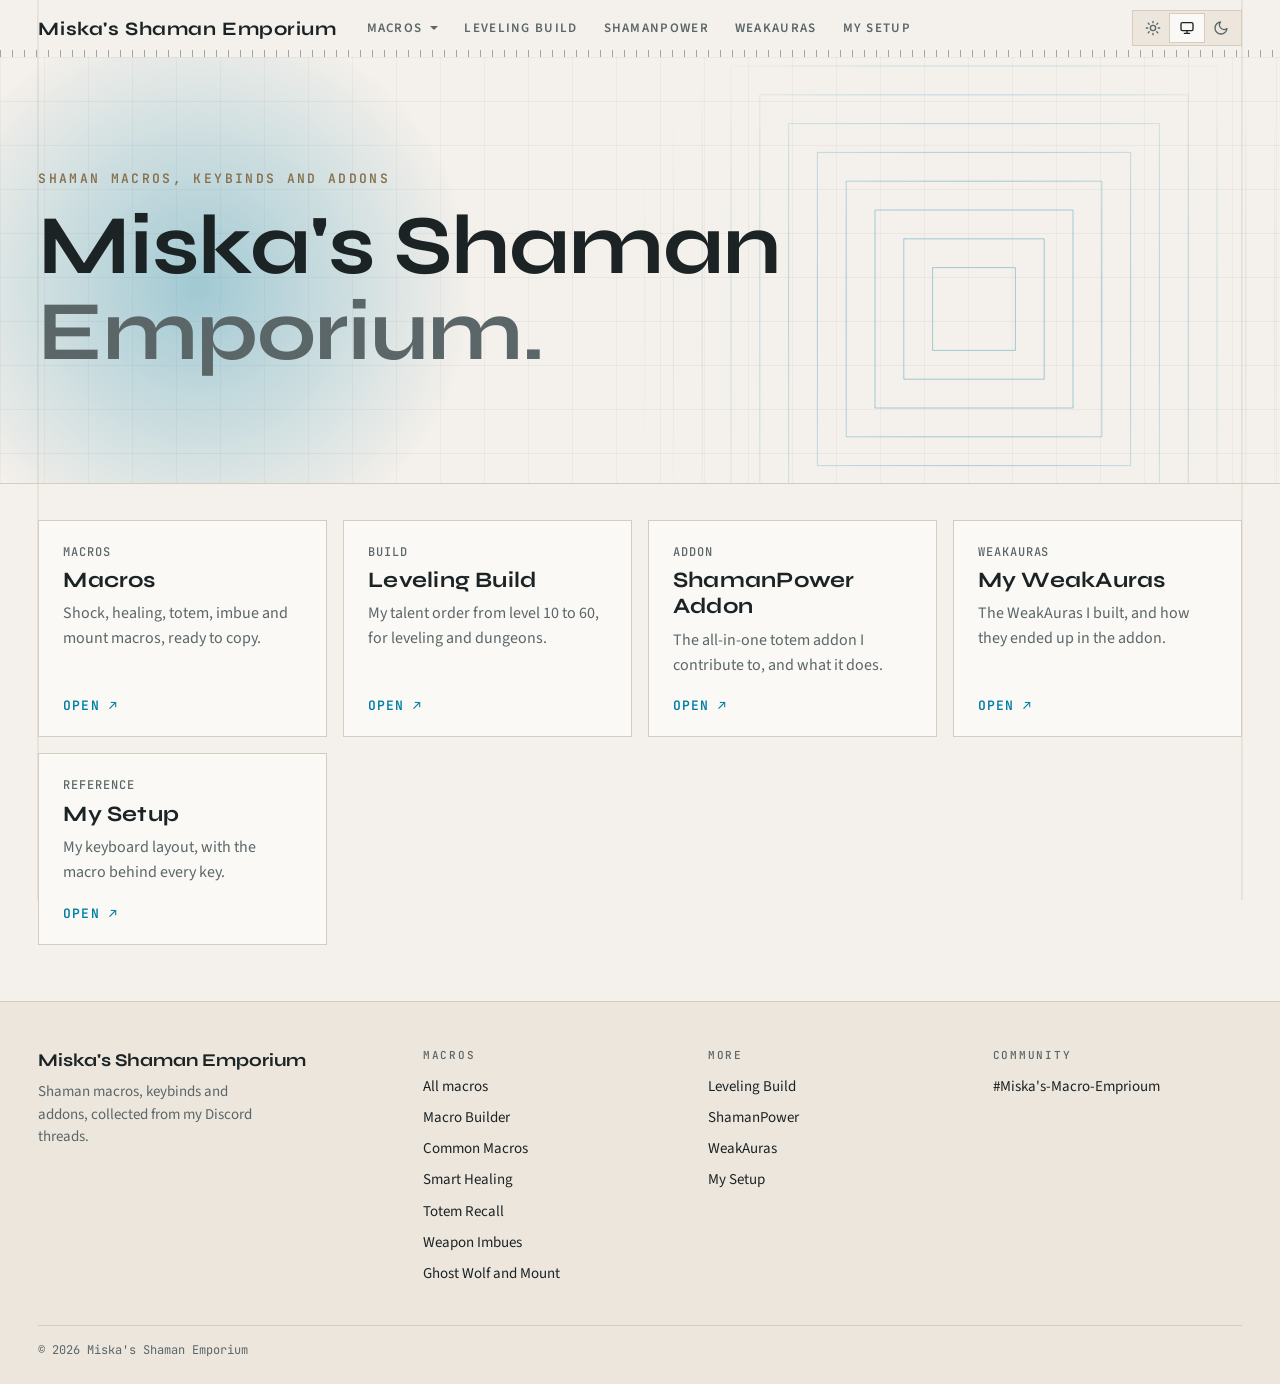
<file: index.html>
<!DOCTYPE html>
<html lang="en">
<head>
<meta charset="utf-8">
<meta name="viewport" content="width=device-width, initial-scale=1, viewport-fit=cover">
<title>Miska's Shaman Emporium</title>
<link rel="preconnect" href="https://fonts.googleapis.com">
<link rel="preconnect" href="https://fonts.gstatic.com" crossorigin>
<link rel="stylesheet" href="https://fonts.googleapis.com/css2?family=Syne:wght@600;700;800&family=JetBrains+Mono:wght@400;500&family=Source+Sans+3:wght@400;600;700&display=swap">
<link rel="stylesheet" href="site.css">
</head>
<body data-nav="home">
<div id="site-nav"></div>
<section class="hero">
  <svg class="rings" viewBox="0 0 400 400" aria-hidden="true" focusable="false"><rect x="1" y="1" width="398" height="398"/><rect x="17" y="17" width="366" height="366"/><rect x="33" y="33" width="334" height="334"/><rect x="49" y="49" width="302" height="302"/><rect x="65" y="65" width="270" height="270"/><rect x="81" y="81" width="238" height="238"/><rect x="97" y="97" width="206" height="206"/><rect x="113" y="113" width="174" height="174"/><rect x="129" y="129" width="142" height="142"/><rect x="145" y="145" width="110" height="110"/><rect x="161" y="161" width="78" height="78"/><rect x="177" y="177" width="46" height="46"/></svg>
  <div class="in herogrid">
    <div class="herotxt">
      <p class="kicker">Shaman macros, keybinds and addons</p>
      <h1>Miska's Shaman <span class="dim">Emporium.</span></h1>
    </div>
  </div>
</section>

<main class="explore" id="guides">
  <div class="shell">
    <div class="cards" id="cards"></div>
  </div>
</main>

<div id="site-foot"></div>
<script src="site.js"></script>
</body>
</html>
</file>
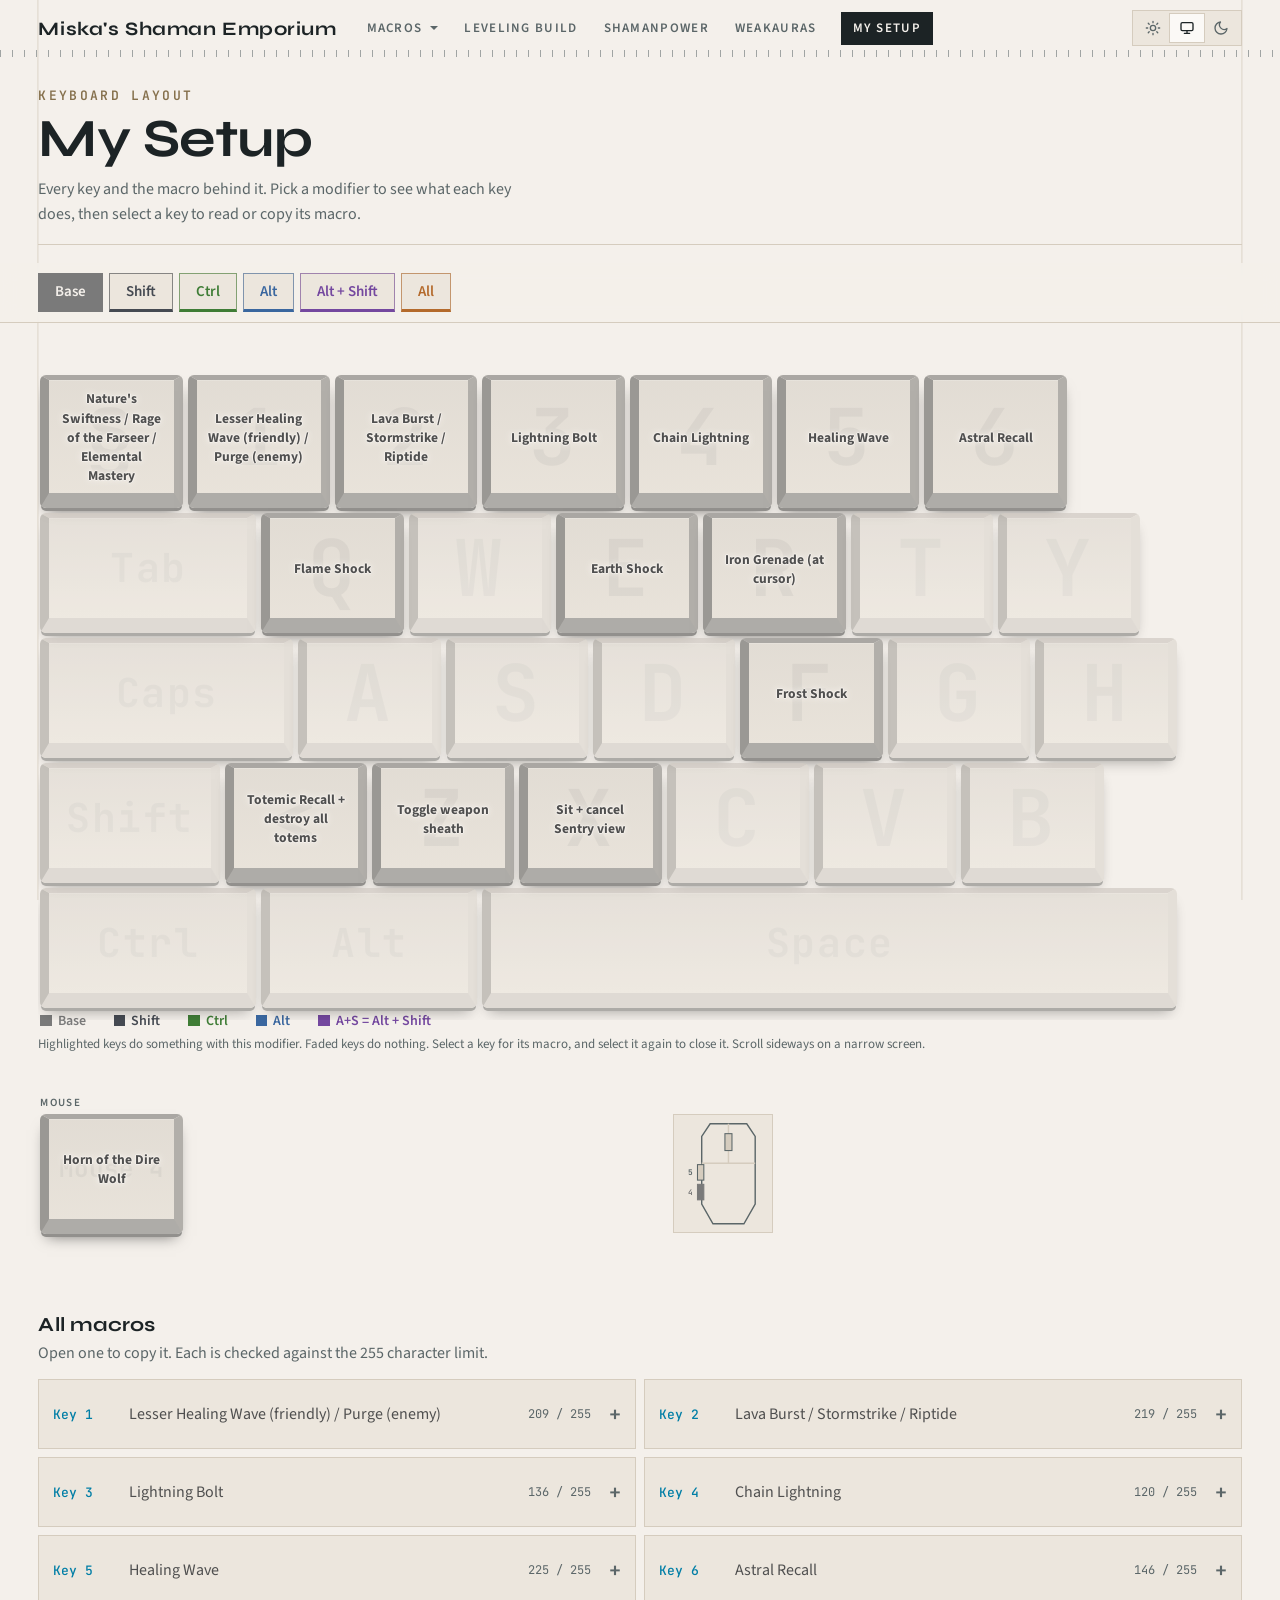
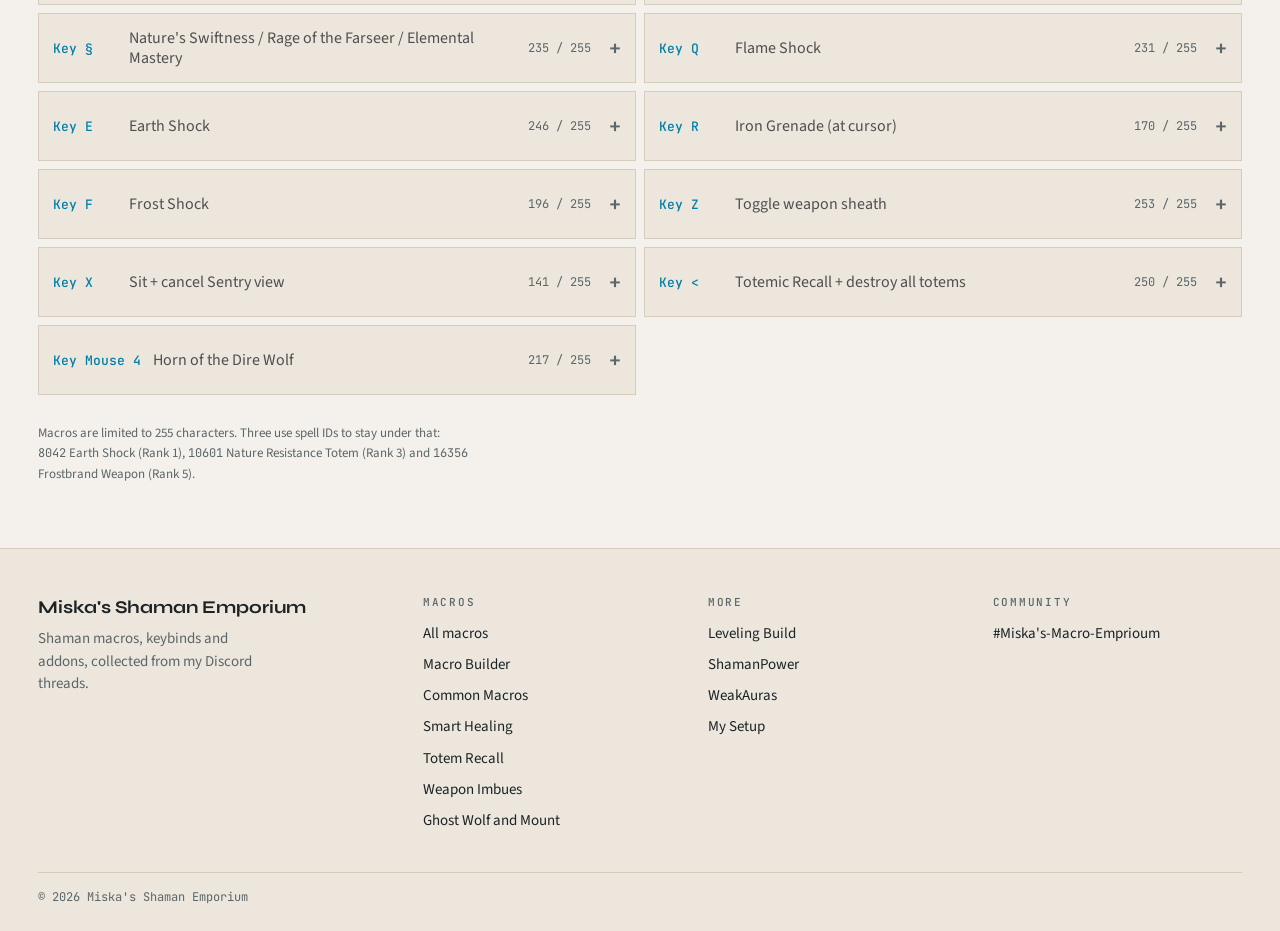
<file: setup.html>
<!DOCTYPE html>
<html lang="en">
<head>
<meta charset="utf-8">
<meta name="viewport" content="width=device-width, initial-scale=1, viewport-fit=cover">
<title>My Setup &middot; Miska's Shaman Emporium</title>
<link rel="preconnect" href="https://fonts.googleapis.com">
<link rel="preconnect" href="https://fonts.gstatic.com" crossorigin>
<link rel="stylesheet" href="https://fonts.googleapis.com/css2?family=Syne:wght@600;700;800&family=JetBrains+Mono:wght@400;500&family=Source+Sans+3:wght@400;600;700&display=swap">
<link rel="stylesheet" href="site.css">
<style>
/* Layout: a title block, a modifier switch, then the keyboard as the main object, with a macro sheet below it for the selected key. */
:root{--u:96px; --g:5px}
.page{--pad:clamp(16px,3vw,48px);width:100%;max-width:var(--max);margin:0 auto;padding-block:32px 64px;padding-inline:var(--pad)}
.phero{display:flex;flex-wrap:wrap;align-items:flex-end;justify-content:space-between;gap:16px 48px;margin-bottom:18px;padding-bottom:18px;border-bottom:1px solid var(--line)}
.phero .ptxt{min-width:0;flex:1 1 420px}
.kicker{margin:0 0 10px;font:600 13px/1 var(--mono);letter-spacing:.18em;text-transform:uppercase;color:var(--hi)}
.phero h1{font:700 clamp(34px,4.2vw,58px)/1.02 var(--display);letter-spacing:-.01em;margin:0 0 10px;text-wrap:balance}
h1{font:700 clamp(28px,5vw,40px)/1.1 var(--display);letter-spacing:.02em;margin:0 0 8px;text-wrap:balance}
.sub{margin:0;color:var(--mute);max-width:62ch}

.mods{display:flex;flex-wrap:wrap;gap:6px;margin:0 0 14px}
.mods{position:sticky;top:58px;z-index:6;margin-inline:calc(var(--pad) * -1);padding:10px var(--pad);background:color-mix(in srgb,var(--bg) 86%,transparent);-webkit-backdrop-filter:blur(10px);backdrop-filter:blur(10px);border-bottom:1px solid var(--line)}
.mods button{font:600 15px/1 var(--sans);padding:10px 16px;border:1px solid var(--line);background:var(--surface);color:var(--ink);border-radius:0;cursor:pointer}
.mods button:hover{border-color:var(--hi)}
.mods button[aria-pressed="true"]{background:var(--accent);border-color:var(--accent);color:var(--accent-ink)}
button:focus-visible{outline:3px solid var(--accent);outline-offset:2px}
/* One scale for keyboard, mouse and details: the keys fill whatever width is left after the right-hand rail */
.stage{--rail:500px;--fit:calc((min(100vw,var(--max)) - 20px - 2*var(--pad) - 8*var(--g) - 40px - var(--rail))/7.75);--u:clamp(120px,var(--fit),230px);--h:clamp(120px,calc(var(--u)*.8),168px)}
.stagegrid{display:grid;grid-template-columns:auto minmax(0,1fr);gap:40px;align-items:start}
.left{min-width:0}
.kbwrap{overflow-x:auto;padding:2px 2px 12px}
.rail{position:sticky;top:132px;display:flex;flex-direction:column;gap:20px;min-width:0;max-height:calc(100vh - 150px);overflow:auto;padding:2px}
@media (max-width:1699px){.stage{--rail:0px}.stage{padding-bottom:40px}.stagegrid{grid-template-columns:minmax(0,1fr)}.rail{position:static;max-height:none;overflow:visible}}
.kb{width:max-content;display:flex;flex-direction:column;gap:var(--g)}
.row{display:flex;gap:var(--g)}
.key{width:calc(var(--u)*var(--w) + (var(--w) - 1)*var(--g));height:var(--h,var(--u));min-width:0;padding:6px;border:1px solid var(--line);border-bottom-width:3px;border-radius:0;background:var(--surface);color:var(--ink);font:inherit;display:flex;flex-direction:column;align-items:center;justify-content:center;gap:6px;text-align:center;overflow:hidden;cursor:default}
.key .k{font:700 clamp(18px,calc(var(--u)/6.5),28px)/1 var(--mono);color:var(--mute);letter-spacing:.04em}
.key .a{font:600 clamp(12px,calc(var(--u)/8),16px)/1.2 var(--sans);overflow-wrap:anywhere}
.key:disabled{opacity:.5}
.key:disabled .k,.key.n .k{font-size:clamp(14px,calc(var(--u)/9),20px);font-weight:600}
.key.b{cursor:pointer;background:var(--raised)}
.key.b .k{color:var(--accent)}
.key.b:hover{background:var(--accent-soft)}
.key.n{cursor:pointer;opacity:.45;}
.key.n .k{color:var(--mute)}
.key.fb .a{color:var(--mute);font-weight:400}
.key.sel{background:var(--accent-soft);box-shadow:0 0 0 2px var(--accent)}
.key{border-bottom-width:5px}
.key.b:active{transform:translateY(2px);border-bottom-width:3px}
@media (prefers-reduced-motion:no-preference){
}
.kbwrap[data-mod="shift"] .key.b{--tint:var(--c-shift);--tm:55%}
.kbwrap[data-mod="ctrl"] .key.b{--tint:var(--c-ctrl);--tm:55%}
.kbwrap[data-mod="alt"] .key.b{--tint:var(--c-alt);--tm:55%}
.kbwrap[data-mod="altshift"] .key.b{--tint:var(--c-as);--tm:55%}
.kbwrap[data-mod="shift"] .key.b .k{color:var(--c-shift)}
.kbwrap[data-mod="ctrl"] .key.b .k{color:var(--c-ctrl)}
.kbwrap[data-mod="alt"] .key.b .k{color:var(--c-alt)}
.kbwrap[data-mod="altshift"] .key.b .k{color:var(--c-as)}
@media (prefers-reduced-motion:no-preference){
  .key{transition:transform .15s,box-shadow .2s,border-color .15s,background-color .15s}
}

.key.stack{align-items:stretch;justify-content:flex-start;gap:4px;text-align:left;padding:7px 8px}
.key.stack .k{text-align:center;padding-bottom:4px;border-bottom:1px solid var(--line)}
.key.stack .a{display:grid;grid-template-columns:max-content minmax(0,1fr);gap:3px 7px;align-items:start;font-weight:400}
.key.stack .ln{display:contents}
.key.stack .ln span:last-child{font-size:clamp(12px,calc(var(--u)/10.5),17px);line-height:1.2;overflow-wrap:anywhere}
.key.stack .tag{font:700 clamp(10px,calc(var(--u)/14),14px)/1.25 var(--mono)}
.key.stack .ln.base span:last-child{font-weight:700}
.key.stack .ln.base .tag{color:var(--mute)}
.tx.shift{color:var(--x-shift)}
.tx.ctrl{color:var(--x-ctrl)}
.tx.alt{color:var(--x-alt)}
.tx.altshift{color:var(--x-as)}
.tag.cond{color:var(--accent)}
.stage .key{height:auto;min-height:var(--h)}
.tag.shift{color:var(--c-shift)}
.tag.ctrl{color:var(--c-ctrl)}
.tag.alt{color:var(--c-alt)}
.tag.altshift{color:var(--c-as)}
.legend{display:flex;flex-wrap:wrap;gap:8px 28px;margin:-6px 0 6px 2px;font:600 14px/1 var(--sans)}
.legend span::before{content:"";display:inline-block;width:.8em;height:.8em;border-radius:0;margin-right:.45em;vertical-align:-.05em;background:currentColor}
.legend .shift{color:var(--c-shift)}
.legend .ctrl{color:var(--c-ctrl)}
.legend .alt{color:var(--c-alt)}
.legend .altshift{color:var(--c-as)}

.mouse{display:grid;grid-template-columns:auto auto;grid-template-areas:"lbl lbl" "key mm";align-items:start;gap:6px 24px;flex:none}
.mouse #mouse{grid-area:key}
.mm{grid-area:mm;width:clamp(96px,calc(var(--u)*.7),140px);padding:6px 8px;border:1px solid var(--line);border-radius:0;background:var(--surface);cursor:pointer;line-height:0}
.mm:hover{border-color:var(--hi)}
.mm.sel{background:var(--accent-soft);box-shadow:0 0 0 2px var(--accent)}
.mm svg{width:100%;height:auto;overflow:visible}
.mm .body{fill:var(--raised);stroke:var(--mute);stroke-width:2}
.mm .seam{fill:none;stroke:var(--line);stroke-width:2}
.mm .wheel{fill:var(--line);stroke:var(--mute);stroke-width:1.5}
.mm .side{stroke:var(--mute);stroke-width:1.5;fill:var(--line)}
.mm .side.on{fill:var(--accent);stroke:var(--accent)}
.mm .num{font:700 11px var(--mono);fill:var(--mute)}
.mm .num.on{fill:var(--accent)}
.mm.dim .side.on{fill:var(--line);stroke:var(--mute)}
.mm.dim .num.on{fill:var(--mute)}
.mouse .lbl{grid-area:lbl;font:600 11px/1 var(--sans);letter-spacing:.12em;text-transform:uppercase;color:var(--mute)}
.hint{margin:6px 0 0;font-size:13px;color:var(--mute)}
.stage{position:relative}

.panel{position:relative;margin:0;background:var(--surface);border:1px solid color-mix(in srgb,var(--accent) 45%,var(--line));border-radius:0;padding:20px 22px}
.panel.empty{border-style:dashed;border-color:var(--line);color:var(--mute)}
.pempty{margin:0;font-size:15px}
.pclose{position:absolute;top:12px;right:14px;font:600 12px/1 var(--mono);letter-spacing:.06em;padding:7px 11px;border:1px solid var(--line);border-radius:0;background:transparent;color:var(--mute);cursor:pointer}
.pclose:hover{border-color:var(--hi);color:var(--hi)}



.phead{display:flex;align-items:center;gap:16px;margin:0 0 16px;padding-right:70px}
.bigkey{min-width:76px;height:76px;padding-inline:10px;display:flex;align-items:center;justify-content:center;border:1px solid var(--accent);border-bottom-width:4px;border-radius:0;background:var(--raised);font:700 30px/1 var(--display);color:var(--accent)}
.bigkey.long{font-size:20px}
.ptitle{min-width:0;flex:1 1 220px}
.eyebrow{margin:0 0 2px;font:600 11px/1 var(--sans);letter-spacing:.12em;text-transform:uppercase;color:var(--hi)}
.ptitle h2{margin:0;font:700 22px/1.25 var(--display);letter-spacing:.01em;text-wrap:balance}
.binds{display:grid;grid-template-columns:max-content 1fr;gap:0;margin:0 0 14px;border:1px solid var(--line);border-radius:0;overflow:hidden}
.binds .r{display:contents}
.binds dt,.binds dd{margin:0;padding:6px 12px;border-top:1px solid var(--line)}
.binds .r:first-child dt,.binds .r:first-child dd{border-top:0}
.binds dt{font:500 12px/1.5 var(--mono);color:var(--mute);background:var(--raised)}
.binds dd{min-width:0;overflow-wrap:anywhere}
.binds .r.on dt,.binds .r.on dd{background:var(--accent-soft);color:var(--ink)}
.binds .r.on dt{color:var(--accent);font-weight:500}
.fallback{margin:0 0 14px;font-size:14px;color:var(--mute)}
.note{margin:0 0 14px;color:var(--mute);max-width:70ch}

.pbody{display:grid;grid-template-columns:minmax(0,1fr);gap:8px;align-items:start}

@media (max-width:900px){.pbody{grid-template-columns:minmax(0,1fr)}.pbody .macro{position:static}}
#all{display:grid;grid-template-columns:repeat(auto-fit,minmax(min(100%,460px),1fr));gap:8px;align-items:start}
#all details{margin-bottom:0}
.all{margin-top:36px}
.all h3{margin:0 0 4px;font:700 20px/1.25 var(--display);letter-spacing:.01em}
.all p.lead{margin:0 0 14px;color:var(--mute)}
details{border:1px solid var(--line);border-radius:0;background:var(--surface);margin-bottom:8px;overflow:hidden}
summary{display:flex;gap:12px;align-items:center;height:68px;padding:0 14px;cursor:pointer;list-style:none}
summary::-webkit-details-marker{display:none}
summary .kk{font:500 13px/1 var(--mono);color:var(--accent);min-width:64px}
summary .dd{min-width:0;flex:1;overflow:hidden;overflow-wrap:anywhere;display:-webkit-box;-webkit-line-clamp:2;-webkit-box-orient:vertical;line-height:1.3}
summary .dd .tag{margin-right:8px}
details.n{opacity:.5}
details.n .macro{opacity:1}
summary .ln{font:12px/1 var(--mono);color:var(--mute)}
details[open] summary{border-bottom:1px solid var(--line)}
details .macro{border:0;border-radius:0}
.fnote{margin-top:28px;font-size:13px;color:var(--mute);max-width:72ch}
.fnote code{font:12px var(--mono)}
@media (max-width:520px){
  :root{--u:88px}
  .panel{padding:14px}
  .meter{margin-left:0}
}
@media (prefers-reduced-motion:no-preference){
  .key,.mods button,.copy{transition:background-color .12s,border-color .12s,color .12s}
}
/* Below 1700px there is no room for the rail, so the details open as a bottom sheet (kept last so it wins over the panel rules above) */
@media (max-width:1699px){
  .panel{position:fixed;left:var(--pad);right:var(--pad);bottom:12px;z-index:20;max-height:56vh;overflow:auto;box-shadow:0 -16px 48px -20px rgba(0,0,0,.6)}
  .panel.empty{display:none}
  .stage.has-panel{padding-bottom:400px}
  .panel .pbody{grid-template-columns:minmax(0,1fr) minmax(0,1.3fr);gap:8px 28px}
}
.stage:not([data-mod="all"]) .key.stack .a{display:block}
.stage:not([data-mod="all"]) .key.stack .tag{display:none}
.key.b{box-shadow:0 0 0 0 transparent,inset 0 0 22px -14px var(--accent)}
.key.b:hover{box-shadow:0 12px 28px -14px var(--hi),inset 0 0 22px -12px var(--hi)}
@media (prefers-reduced-motion:no-preference){
  .key.b:hover{transform:translateY(-3px)}
  .key.sel{animation:keypulse 2.2s ease-in-out infinite}
  @keyframes keypulse{0%,100%{box-shadow:0 0 0 2px var(--accent),0 0 0 0 transparent}50%{box-shadow:0 0 0 2px var(--accent),0 0 22px 2px color-mix(in srgb,var(--accent) 45%,transparent)}}
  .mm .side.on{animation:sidepulse 2.4s ease-in-out infinite}
  @keyframes sidepulse{0%,100%{filter:none}50%{filter:drop-shadow(0 0 5px var(--accent))}}
  .kbwrap.intro .key{animation:keyin .5s ease both;animation-delay:calc(var(--i,0) * 14ms)}
  @keyframes keyin{from{opacity:0;transform:translateY(12px) scale(.96)}to{opacity:1;transform:none}}
}
/* Keycaps: the four borders are the sloped sides (wide light front, dark left), the content box is the top face */
.key{--tint:var(--accent);--tm:0%;
  --face:linear-gradient(color-mix(in srgb,#000 5%,var(--surface)),var(--surface));
  border-style:solid;border-width:5px 9px 15px 9px;
  border-color:
    color-mix(in srgb,var(--tint) var(--tm),color-mix(in srgb,#000 12%,var(--surface)))
    color-mix(in srgb,var(--tint) var(--tm),color-mix(in srgb,#000 6%,var(--surface)))
    color-mix(in srgb,var(--tint) var(--tm),color-mix(in srgb,#fff 8%,var(--raised)))
    color-mix(in srgb,var(--tint) var(--tm),color-mix(in srgb,#000 24%,var(--surface)));
  background:var(--face);padding:9px 9px 8px}
.key.stack{padding:9px 9px 8px}
.key.b{--tm:22%;--face:linear-gradient(color-mix(in srgb,var(--accent) 12%,var(--surface)),color-mix(in srgb,var(--accent) 5%,var(--surface)))}
.key.n,.key:disabled{--tm:0%}
.key.b,.key.n,.key.b:hover,.key.sel{background:var(--face)}
.key.b:hover{--face:linear-gradient(var(--accent-soft),color-mix(in srgb,var(--hi) 8%,var(--surface)))}
.key.sel{--face:linear-gradient(var(--accent-soft),color-mix(in srgb,var(--accent) 10%,var(--surface)))}
.key.b:active{border-width:8px 9px 11px 9px;padding-bottom:6px}
/* Slightly rounded, with a little depth: a hard under-edge and a soft shadow beneath */
.key,.key.b,.key.n{border-radius:6px;box-shadow:0 4px 0 -1px color-mix(in srgb,#000 40%,var(--bg)),0 9px 14px -7px rgba(0,0,0,.55),inset 0 1px 0 color-mix(in srgb,#fff 16%,transparent)}
.key.b:hover{box-shadow:0 4px 0 -1px color-mix(in srgb,#000 40%,var(--bg)),0 9px 16px -6px color-mix(in srgb,var(--hi) 55%,transparent),inset 0 1px 0 color-mix(in srgb,#fff 20%,transparent)}
.key.sel,.key.b.sel{box-shadow:0 0 0 2px var(--accent),0 4px 0 -1px color-mix(in srgb,#000 40%,var(--bg)),0 9px 14px -7px rgba(0,0,0,.55)}
.key.b:active{box-shadow:0 1px 0 -1px color-mix(in srgb,#000 40%,var(--bg)),0 3px 8px -4px rgba(0,0,0,.5);transform:translateY(3px)}
/* All view: keys keep a keyboard-like height. Each action sits on one line (the base action may use two) and the full text is on hover and in the panel. */
.stage[data-mod="all"]{--h:clamp(140px,calc(var(--u)*.94),164px)}
.stage[data-mod="all"] .kb .key{height:var(--h);min-height:0}
.stage[data-mod="all"] .key.stack .ln span:last-child{font-size:clamp(11px,calc(var(--u)/12),15px);white-space:nowrap;overflow:hidden;text-overflow:ellipsis}
.stage[data-mod="all"] .key.stack .ln.base span:last-child{white-space:nowrap;overflow:hidden;text-overflow:ellipsis}
.stage[data-mod="all"] .key.stack .tag{font-size:clamp(9px,calc(var(--u)/16),12px)}
/* The key's letter or number is a large faint watermark behind its text */
.key{position:relative}
.key.stack .k{position:absolute;inset:0;display:flex;align-items:center;justify-content:center;padding:0;border:0;font-size:clamp(56px,calc(var(--u)*.55),104px);line-height:1;opacity:.17;pointer-events:none;z-index:0}
.key.stack .a{position:relative;z-index:1}
#mouse .key.stack .k{font-size:clamp(20px,calc(var(--u)*.17),28px);letter-spacing:0}
/* Empty keys use the same watermark: a big faint label, a little smaller for words like Tab and Shift */
.key .k{position:absolute;inset:0;display:flex;align-items:center;justify-content:center;padding:0;border:0;font-size:clamp(56px,calc(var(--u)*.55),104px);line-height:1;opacity:.17;pointer-events:none}
.key.lab .k{font-size:clamp(26px,calc(var(--u)*.28),44px)}
.key:disabled .k,.key.n .k{font-size:clamp(56px,calc(var(--u)*.55),104px);font-weight:700;opacity:.12;color:var(--mute)}
.key.lab:disabled .k,.key.lab.n .k{font-size:clamp(26px,calc(var(--u)*.28),44px)}
.key:disabled,.key.n{opacity:.72}
#mouse .key .k{font-size:clamp(20px,calc(var(--u)*.17),28px);letter-spacing:0}
/* Outside the All view each key shows one action, so it sits in the middle of the key */
.stage:not([data-mod="all"]) .key.stack{justify-content:center;align-items:center;text-align:center}
.stage:not([data-mod="all"]) .key.stack .a{width:100%;text-align:center}
/* Modifier tabs wear their own colours: Shift green, Ctrl orange, Alt purple, Alt + Shift pink, All the rainbow */
.mods button[data-m="shift"]{--mc:var(--c-shift)}
.mods button[data-m="ctrl"]{--mc:var(--c-ctrl)}
.mods button[data-m="alt"]{--mc:var(--c-alt)}
.mods button[data-m="altshift"]{--mc:var(--c-as)}
.mods button[data-m="shift"],.mods button[data-m="ctrl"],.mods button[data-m="alt"],.mods button[data-m="altshift"]{color:var(--mc);border-color:color-mix(in srgb,var(--mc) 55%,var(--line));border-bottom:3px solid var(--mc)}
.mods button[data-m="shift"]:hover,.mods button[data-m="ctrl"]:hover,.mods button[data-m="alt"]:hover,.mods button[data-m="altshift"]:hover{background:color-mix(in srgb,var(--mc) 14%,var(--surface))}
.mods button[data-m="shift"][aria-pressed="true"],.mods button[data-m="ctrl"][aria-pressed="true"],.mods button[data-m="alt"][aria-pressed="true"],.mods button[data-m="altshift"][aria-pressed="true"]{background:var(--mc);border-color:var(--mc);color:var(--bg)}
/* The key letter sits further back, and the text gets a thin outline in the face colour so it stays crisp on top */
.key.stack .k{opacity:.09}
.key:disabled .k,.key.n .k{opacity:.07}
.key.stack .a,.key.stack .a span{text-shadow:-1px 0 var(--bg),1px 0 var(--bg),0 -1px var(--bg),0 1px var(--bg),0 0 5px var(--bg),0 0 9px var(--bg)}
/* WoW item quality colours: Poor grey = Base, Common white = Shift, Uncommon green = Ctrl, Rare blue = Alt, Epic purple = Alt + Shift, Legendary orange = All */
:root{
  --c-base:#7a7a7a; --c-shift:#454a52; --c-ctrl:#3f7d36; --c-alt:#3a679f; --c-as:#74489f; --c-all:#b46a2c;
  --x-base:#4f4f4f; --x-shift:#1c2026; --x-ctrl:#2b5a25; --x-alt:#254a78; --x-as:#52307a; --x-all:#7c4818;
}
@media (prefers-color-scheme:dark){
  :root:not([data-theme="light"]){
    --c-base:#a0a0a0; --c-shift:#ece9e4; --c-ctrl:#74c26a; --c-alt:#6199d6; --c-as:#a77ed6; --c-all:#dc9658;
    --x-base:#d0d0d0; --x-shift:#f6f3ee; --x-ctrl:#b9e3b2; --x-alt:#b0cdee; --x-as:#d4bcee; --x-all:#efc596;
  }
}
:root[data-theme="dark"]{
  --c-base:#a0a0a0; --c-shift:#ece9e4; --c-ctrl:#74c26a; --c-alt:#6199d6; --c-as:#a77ed6; --c-all:#dc9658;
  --x-base:#d0d0d0; --x-shift:#f6f3ee; --x-ctrl:#b9e3b2; --x-alt:#b0cdee; --x-as:#d4bcee; --x-all:#efc596;
}
.stage[data-mod="none"]{--mod:var(--c-base)}
.stage[data-mod="shift"]{--mod:var(--c-shift)}
.stage[data-mod="ctrl"]{--mod:var(--c-ctrl)}
.stage[data-mod="alt"]{--mod:var(--c-alt)}
.stage[data-mod="altshift"]{--mod:var(--c-as)}
.stage[data-mod="all"]{--mod:var(--c-all)}
.stage{--mod:var(--c-base)}

/* keys and the mouse card take the colour of the chosen modifier */
.stage .key.b{--tint:var(--mod);--tm:44%;
  --face:linear-gradient(color-mix(in srgb,var(--tint) 9%,var(--surface)),color-mix(in srgb,var(--tint) 3%,var(--surface)))}
.stage .key.b:hover{--face:linear-gradient(color-mix(in srgb,var(--tint) 20%,var(--surface)),color-mix(in srgb,var(--tint) 8%,var(--surface)))}
.stage .key.sel,.stage .key.b.sel{--face:linear-gradient(color-mix(in srgb,var(--tint) 24%,var(--surface)),color-mix(in srgb,var(--tint) 10%,var(--surface)))}
.stage .key.sel,.stage .key.b.sel{box-shadow:0 0 0 2px var(--mod),0 4px 0 -1px color-mix(in srgb,#000 40%,var(--bg)),0 9px 14px -7px rgba(0,0,0,.55)}
.stage .key.b .k{color:var(--mod)}
.stage .key.stack .ln.base .tag{color:var(--c-base)}
.tx.base{color:var(--x-base)}
.tag.base{color:var(--c-base)}
.tx.shift{color:var(--x-shift)}
.tag.altshift{color:var(--c-as)}

/* panel, big key and mouse follow the same colour */
.panel{border-color:color-mix(in srgb,var(--mod) 55%,var(--line))}
.bigkey{border-color:var(--mod);color:var(--mod)}
.binds .r.on dt{color:var(--mod)}
.binds .r.on dt,.binds .r.on dd{background:color-mix(in srgb,var(--mod) 14%,var(--surface))}
.mm .side.on{fill:var(--mod);stroke:var(--mod)}
.mm .num.on{fill:var(--mod)}

/* tabs: Base and All join the coloured set */
.mods button[data-m="none"]{--mc:var(--c-base)}
.mods button[data-m="all"]{--mc:var(--c-all)}
.mods button[data-m="none"],.mods button[data-m="all"]{color:var(--mc);border-color:color-mix(in srgb,var(--mc) 55%,var(--line));border-bottom:3px solid var(--mc);background:var(--surface)}
.mods button[data-m="none"]:hover,.mods button[data-m="all"]:hover{background:color-mix(in srgb,var(--mc) 14%,var(--surface))}
.mods button[data-m="none"][aria-pressed="true"],.mods button[data-m="all"][aria-pressed="true"]{background:var(--mc);border-color:var(--mc);color:var(--bg)}
.mods button[data-m="shift"][aria-pressed="true"]{color:var(--bg)}
.legend .base{color:var(--c-base)}
/* Keycap fronts and the mouse body use the neutral surface, so the deep container blue doesn't make them look saturated */
.stage .key{--raised:color-mix(in srgb,var(--surface) 88%,var(--ink))}
.mm .body{fill:var(--surface)}
/* The big key in the detail panel: a plain mono keycap label instead of the wide display font, which drew an odd Q */
.bigkey{min-width:84px;height:84px;padding-inline:12px;font:700 36px/1 var(--mono);letter-spacing:0;color:var(--mod);background:linear-gradient(var(--raised),var(--surface));border:1px solid color-mix(in srgb,var(--mod) 60%,var(--line));border-bottom-width:5px;border-radius:6px;box-shadow:0 4px 0 -1px color-mix(in srgb,#000 40%,var(--bg)),inset 0 1px 0 color-mix(in srgb,#fff 14%,transparent)}
.bigkey.long{font-size:20px}
.stage .bigkey{--raised:color-mix(in srgb,var(--surface) 88%,var(--ink))}
.binds dt{background:color-mix(in srgb,var(--surface) 82%,var(--bg))}
/* Hover on My Setup uses the tan highlight too */
.stage .key.b:hover{box-shadow:0 4px 0 -1px color-mix(in srgb,#000 40%,var(--bg)),0 9px 16px -6px color-mix(in srgb,var(--hi) 55%,transparent),inset 0 1px 0 color-mix(in srgb,#fff 20%,transparent),0 0 0 1px var(--hi)}
.stage .key.b:hover .k{color:var(--hi)}
.pclose:hover{border-color:var(--hi);color:var(--hi)}
.mm:hover{border-color:var(--hi)}
/* All macros list: rows react to hover, and the open one is marked */
details{transition:border-color .15s,background-color .15s}
details:hover{border-color:var(--hi)}
summary{transition:background-color .15s}
summary:hover{background:color-mix(in srgb,var(--hi) 12%,var(--surface))}
summary:hover .kk{color:var(--hi)}
summary:focus-visible{outline:2px solid var(--hi);outline-offset:-2px}
summary::after{content:"+";flex:none;margin-left:6px;font:500 20px/1 var(--mono);color:var(--mute);transition:transform .2s,color .15s}
summary:hover::after{color:var(--hi)}
details[open]{border-color:var(--accent);background:color-mix(in srgb,var(--accent) 5%,var(--surface))}
details[open] summary{background:color-mix(in srgb,var(--accent) 14%,var(--surface))}
details[open] summary .kk{color:var(--accent)}
details[open] summary::after{content:"−";color:var(--accent)}
details[open]:hover{border-color:var(--hi)}
</style>
</head>
<body data-nav="setup">
<div id="site-nav"></div>
<div class="page">
  <header class="phero">
    <div class="ptxt">
      <p class="kicker">Keyboard layout</p>
      <h1>My Setup</h1>
      <p class="sub">Every key and the macro behind it. Pick a modifier to see what each key does, then select a key to read or copy its macro.</p>
    </div>
  </header>

  <section class="stage">
  <div class="mods" id="mods" role="group" aria-label="Modifier held"></div>
  <div class="stagegrid">
  <div class="left">
  <div class="kbwrap" id="kbwrap" tabindex="0" aria-label="Keyboard">
    <div class="kb" id="kb"></div>
  </div>
  <div class="legend" id="legend" hidden>
    <span class="base">Base</span><span class="shift">Shift</span><span class="ctrl">Ctrl</span><span class="alt">Alt</span><span class="altshift">A+S = Alt + Shift</span>
  </div>
  <p class="hint" id="hint"></p>

  </div>
  <aside class="rail">
  <section class="panel" id="panel" aria-live="polite" hidden></section>
  <div class="mouse"><span class="lbl">Mouse</span>
      <button type="button" class="mm" id="mousemodel" aria-label="Mouse 4, the back side button">
        <svg viewBox="-16 0 116 150" aria-hidden="true" focusable="false">
          <path class="body" d="M24 4 H76 L88 22 V118 L72 146 H28 L12 118 V22 Z"/>
          <path class="seam" d="M50 4 V60 M12 60 H88"/>
          <rect class="wheel" x="45" y="18" width="10" height="24"/>
          <rect class="side off" x="6" y="62" width="9" height="22"/>
          <rect class="side on" x="6" y="90" width="9" height="22"/>
          <text class="num" x="-4" y="77" text-anchor="middle">5</text>
          <text class="num on" x="-4" y="105" text-anchor="middle">4</text>
        </svg>
      </button>
      <div id="mouse"></div></div>
  </aside>
  </div>
  </section>

  <section class="all">
    <h3>All macros</h3>
    <p class="lead">Open one to copy it. Each is checked against the 255 character limit.</p>
    <div id="all"></div>
  </section>

  <div class="fnote">
    Macros are limited to 255 characters. Three use spell IDs to stay under that: <code>8042</code> Earth Shock (Rank 1), <code>10601</code> Nature Resistance Totem (Rank 3) and <code>16356</code> Frostbrand Weapon (Rank 5).
  </div>
</div>

<div id="site-foot"></div>
<script src="site.js"></script>
<script>
const M={
"1": {
"d": "Lesser Healing Wave (friendly) / Purge (enemy)",
"c": [
[
"shift",
"Healing Stream Totem"
],
[
"alt",
"Disease Cleansing Totem"
],
[
"ctrl",
"Totemic Recall"
]
],
"body": "#showtooltip\n/use [mod:shift] Healing Stream Totem;[mod:alt] Disease Cleansing Totem;[mod:ctrl]Totemic Recall;[@mouseover,help,nodead][help,nodead]Lesser Healing Wave;[@mouseover,harm,nodead][harm,nodead]Purge",
"note": "Mouseover target is checked first for Lesser Healing Wave and Purge."
},
"2": {
"d": "Lava Burst / Stormstrike / Riptide",
"c": [
[
"alt",
"Poison Cleansing Totem"
],
[
"shift",
"Mana Spring Totem"
],
[
"ctrl",
"Grounding Totem"
]
],
"body": "#showtooltip\n/startattack [nomod]\n/use [mod:alt]Poison Cleansing Totem;[mod:shift]Mana Spring Totem;[mod:ctrl]Grounding Totem;[known:Lava Burst]Lava Burst;[known:Stormstrike]Stormstrike;[@mouseover,help,nodead][]Riptide",
"note": "Starts auto-attack only with no modifier held. Default is Lava Burst or Stormstrike if known, else Riptide on a friendly mouseover, then your target."
},
"3": {
"d": "Lightning Bolt",
"c": [
[
"alt",
"Tremor Totem"
],
[
"shift",
"Earthbind Totem"
],
[
"ctrl",
"Strength of Earth Totem"
]
],
"body": "#showtooltip\n/startattack [nomod]\n/use [mod:alt]Tremor Totem;[mod:shift]Earthbind Totem;[mod:ctrl]Strength of Earth Totem;Lightning Bolt",
"note": "Starts auto-attack only with no modifier held."
},
"4": {
"d": "Chain Lightning",
"c": [
[
"shift",
"Searing Totem"
],
[
"ctrl",
"Fire Nova"
],
[
"alt",
"Magma Totem"
]
],
"body": "#showtooltip\n/startattack [nomod]\n/use [mod:shift]Searing Totem;[mod:ctrl]Fire Nova;[mod:alt]Magma Totem;Chain Lightning",
"note": "Starts auto-attack only with no modifier held."
},
"5": {
"d": "Healing Wave",
"c": [
[
"shift",
"Ancestral Spirit"
],
[
"alt",
"Water Walking"
],
[
"ctrl",
"Chain Heal"
]
],
"body": "#showtooltip\n/use [mod:shift,@mouseover,help,dead][mod:shift]Ancestral Spirit;[mod:alt,@mouseover,help,nodead][mod:alt]Water Walking;[mod:ctrl,@mouseover,help,nodead][mod:ctrl]Chain Heal;[@mouseover,help,nodead][]Healing Wave",
"note": "Mouseover friendly target first, else current target."
},
"6": {
"d": "Astral Recall",
"c": [
[
"alt",
"Water Breathing"
],
[
"shift",
"Mana Tide Totem"
],
[
"ctrl",
"Call of the Elements"
]
],
"body": "#showtooltip\n/use [mod:alt,@mouseover,help,nodead][mod:alt]Water Breathing;[mod:shift]Mana Tide Totem;[mod:ctrl]Call of the Elements;Astral Recall"
},
"§": {
"d": "Nature's Swiftness / Rage of the Farseer / Elemental Mastery",
"c": [
[
"ctrl",
"Totemic Projection (at cursor)"
],
[
"alt",
"Shatter Curse"
],
[
"shift",
"Blood Fury"
]
],
"body": "#showtooltip\n/use [@cursor, mod:ctrl]Totemic Projection;[mod:alt]Shatter Curse;[mod:shift]Blood Fury;[known:Nature's Swiftness]Nature's Swiftness;[known:Rage of the Farseer]Rage of the Farseer;[known:Elemental Mastery]Elemental Mastery",
"note": "Default is Nature's Swiftness, Rage of the Farseer or Elemental Mastery, whichever is known."
},
"Q": {
"d": "Flame Shock",
"c": [
[
"altshift",
"Frost Resistance Totem"
],
[
"alt",
"Flametongue Totem"
],
[
"shift",
"Flame Shock (Rank 1)"
],
[
"ctrl",
"Cure Disease"
]
],
"body": "#showtooltip\n/startattack [nomod][mod:shift,nomod:alt,nomod:ctrl]\n/use [mod:altshift]Frost Resistance Totem;[mod:alt]Flametongue Totem;[mod:shift]Flame Shock(Rank 1);[mod:ctrl,@mouseover,help][mod:ctrl,help]Cure Disease;Flame Shock",
"note": "Starts auto-attack with no modifier or Shift only. Cure Disease uses a friendly mouseover target, then a friendly current target."
},
"E": {
"d": "Earth Shock",
"c": [
[
"altshift",
"Nature Resistance Totem"
],
[
"alt",
"Lightning Shield"
],
[
"shift",
"Earth Shock (Rank 1)"
],
[
"ctrl",
"Cure Poison"
]
],
"body": "#showtooltip\n/startattack [nomod][mod:shift,nomod:alt]\n/use [mod:altshift]10601;[mod:alt]Lightning Shield;[mod:shift,@mouseover,harm,nodead][mod:shift]8042;[mod:ctrl,@mouseover,help][mod:ctrl,help]Cure Poison;[@mouseover,harm,nodead][]Earth Shock",
"note": "Starts auto-attack with no modifier or Shift only. Earth Shock uses a hostile mouseover target first. Spell IDs keep the macro under the 255-character limit: 8042 is Earth Shock (Rank 1), 10601 is Nature Resistance Totem (Rank 3)."
},
"R": {
"d": "Iron Grenade (at cursor)",
"c": [
[
"ctrl",
"Stoneskin Totem"
],
[
"shift",
"Lightning Bolt (Rank 1)"
],
[
"alt",
"Stoneclaw Totem"
]
],
"body": "#showtooltip\n/startattack [mod:shift,nomod:alt,nomod:ctrl]\n/use [mod:ctrl]Stoneskin Totem;[mod:shift]Lightning Bolt(Rank 1);[mod:alt]Stoneclaw Totem;[@cursor]Iron Grenade",
"note": "Starts auto-attack with Shift only. Plain R throws Iron Grenade without starting auto-attack."
},
"F": {
"d": "Frost Shock",
"c": [
[
"altshift",
"Fire Resistance Totem"
],
[
"alt",
"Water Shield"
],
[
"shift",
"Frost Shock (Rank 1)"
],
[
"ctrl",
"Windfury Totem"
]
],
"body": "#showtooltip\n/startattack [nomod][mod:shift,nomod:alt,nomod:ctrl]\n/use [mod:altshift]Fire Resistance Totem;[mod:alt]Water Shield;[mod:shift]Frost Shock(Rank 1);[mod:ctrl]Windfury Totem;Frost Shock",
"note": "Starts auto-attack with no modifier or Shift only."
},
"Z": {
"d": "Toggle weapon sheath",
"c": [
[
"altshift",
"Frostbrand Weapon (Rank 5) + toggle sheath"
],
[
"alt",
"Rockbiter Weapon + toggle sheath"
],
[
"shift",
"Flametongue Weapon + toggle sheath"
],
[
"ctrl",
"Windfury Weapon + toggle sheath"
]
],
"body": "#showtooltip\n/use [@none,mod:altshift]16356;[@none,mod:alt]Rockbiter Weapon;[@none,mod:shift]Flametongue Weapon;[@none,mod:ctrl]Windfury Weapon;[btn:2]Coarse Sharpening Stone\n/use [mod][btn:2]16\n/click [mod][btn:2]StaticPopup1Button1\n/run ToggleSheath()",
"note": "A plain press only toggles the sheath. With a modifier, applies the weapon imbue to the main hand, confirms the replace popup, then toggles the sheath. 16356 is the spell ID for Frostbrand Weapon (Rank 5). Right-clicking the macro on an action bar applies the Coarse Sharpening Stone instead. A keybind always counts as a left-click."
},
"X": {
"d": "Sit + cancel Sentry view",
"c": [
[
"alt",
"Sentry Totem"
],
[
"ctrl",
"Grace of Air Totem"
],
[
"shift",
"Windwall Totem"
]
],
"body": "#showtooltip\n/use [mod:alt]Sentry Totem;[mod:ctrl]Grace of Air Totem;[mod:shift]Windwall Totem\n/stopmacro [mod]\n/cancelaura Sentry Totem\n/sit",
"note": "With no modifier, cancels the Sentry Totem view and sits."
},
"<": {
"d": "Totemic Recall + destroy all totems",
"c": [],
"body": "/run for i=1,4 do local n=\"t\"..i;_G[n]=CreateFrame(\"Button\",n,UIParent,\"SecureUnitButtonTemplate\");_G[n]:SetAttribute(\"type\",\"destroytotem\");_G[n]:SetAttribute(\"totem-slot\",i) end\n/use [noform:1] Totemic Recall\n/click t1\n/click t2\n/click t3\n/click t4"
},
"BUTTON4": {
"d": "Horn of the Dire Wolf",
"c": [
[
"shift",
"Ghost Wolf"
],
[
"ctrl",
"Far Sight"
]
],
"x": [
["In combat", "Ghost Wolf", "Combat"],
["Swimming", "Ghost Wolf", "Swim"],
["Indoors", "Ghost Wolf (with Improved Ghost Wolf)", "Indoors"]
],
"body":"#showtooltip\n/dismount [btn:2]\n/cancelform [btn:2]\n/stopmacro [btn:2]\n/use [mod:ctrl]Far Sight\n/stopmacro [mod:ctrl]\n/stopcasting\n/use [known:16262,indoors][combat][swimming][mod:shift]Ghost Wolf;Horn of the Dire Wolf",
"note": "Ghost Wolf is also used in combat, swimming or indoors. Right-click dismounts and cancels form, then stops."
}
};
const rows=[
  "§123456".split("").map(k=>[k,1]),
  [["Tab",1.5],..."QWERTY".split("").map(k=>[k,1])],
  [["Caps",1.75],..."ASDFGH".split("").map(k=>[k,1])],
  [["Shift",1.25],["<",1],..."ZXCVB".split("").map(k=>[k,1])],
  [["Ctrl",1.5],["Alt",1.5],["Space",4.75]]
];
const ORDER=["1","2","3","4","5","6","§","Q","E","R","F","Z","X","<","BUTTON4"];
const MODS=[["none","Base"],["shift","Shift"],["ctrl","Ctrl"],["alt","Alt"],["altshift","Alt + Shift"],["all","All"]];
const TAG={shift:"Shift",ctrl:"Ctrl",alt:"Alt",altshift:"A+S"};
const LABEL={shift:"Shift",ctrl:"Ctrl",alt:"Alt",altshift:"Alt + Shift"};
const MAXLEN=255;
let mod="none",sel=null;

const nameOf=k=>k==="BUTTON4"?"Mouse 4":k;
const brief=s=>s.replace(/ \+ toggle sheath$/,"");
function held(m){return {shift:m==="shift"||m==="altshift",ctrl:m==="ctrl",alt:m==="alt"||m==="altshift"}}
function ok(c,h){return c==="altshift"?h.alt&&h.shift:h[c]}
function exact(e,m){return (e.c||[]).find(c=>c[0]===m)}
function resolveFull(e,m){const h=held(m);for(const [c,s] of e.c||[])if(ok(c,h))return s;return e.d}
function resolve(e,m){
  if(m==="none")return{s:e.d,none:false};
  const x=exact(e,m);return x?{s:x[1],none:false}:{s:"",none:true}}
function el(t,cls,txt){const n=document.createElement(t);if(cls)n.className=cls;if(txt!=null)n.textContent=txt;return n}

function flash(btn,msg){
  const old=btn.dataset.label||btn.textContent;btn.dataset.label=old;btn.textContent=msg;
  clearTimeout(btn._t);btn._t=setTimeout(()=>{btn.textContent=old},1600)}
function selectNode(node){
  try{const r=document.createRange();r.selectNodeContents(node);const s=window.getSelection();s.removeAllRanges();s.addRange(r)}catch(e){}}
function copyText(text,btn,node){
  const fail=()=>{if(node)selectNode(node);flash(btn,"Selected, press Ctrl+C")};
  try{
    if(navigator.clipboard&&navigator.clipboard.writeText){
      navigator.clipboard.writeText(text).then(()=>flash(btn,"Copied"),fail)
    }else fail()
  }catch(e){fail()}}
const discordText=k=>"**Key "+nameOf(k)+"** · "+M[k].d+"\n```\n"+M[k].body+"\n```";

function macroBlock(k){
  const e=M[k],box=el("div","macro");
  const bar=el("div","mbar");bar.append(el("span","t","Macro"));
  const pre=el("pre",null,e.body);
  const c1=el("button","copy","Copy");c1.type="button";c1.onclick=()=>copyText(e.body,c1,pre);
  const c2=el("button","copy","Copy for Discord");c2.type="button";c2.onclick=()=>copyText(discordText(k),c2,pre);
  const n=e.body.length,m=el("div","meter"+(n>=240?" warn":""));
  const tr=el("span","track"),fl=el("span","fill");fl.style.width=Math.min(100,n/MAXLEN*100)+"%";tr.append(fl);
  m.append(tr,el("span",null,n+" / "+MAXLEN));
  bar.append(c1,c2,m);box.append(bar,pre);return box}

function keyEl(label,w,id){
  const e=M[id],b=el("button","key");b.style.setProperty("--w",w);b.type="button";
  b.append(el("span","k",label));
  if(label.length>1)b.classList.add("lab");
  if(e){
    const lines=[],summary=[];
    const add=(cls,tag,text)=>{lines.push([cls,tag,text]);summary.push(tag+": "+text)};
    if(mod==="all"){
      add("base","Base",brief(e.d));
      for(const c of ["shift","ctrl","alt","altshift"]){const x=exact(e,c);if(x)add(c,TAG[c],brief(x[1]))}
      for(const [lab,txt,tag] of e.x||[])add("cond",tag,brief(txt));
    }else if(mod==="none"){
      add("base","Base",brief(e.d));
    }else{
      const x=exact(e,mod);if(x)add(mod,TAG[mod],brief(x[1]));
    }
    if(lines.length){
      b.classList.add("b","stack");
      const a=el("span","a");
      for(const [cls,tag,text] of lines){const d=el("span","ln"+(cls==="base"?" base":""));d.append(el("span","tag "+cls,tag),el("span","tx "+cls,text));a.append(d)}
      b.append(a);
      b.setAttribute("aria-label",nameOf(id)+". "+summary.join(". "));
      if(mod==="all")b.title=nameOf(id)+"\n"+summary.join("\n");
    }else{
      b.classList.add("n");
      b.setAttribute("aria-label",nameOf(id)+": nothing bound with "+LABEL[mod]);
    }
    b.onclick=()=>{sel=sel===id?null:id;render()};
    if(sel===id){b.classList.add("sel");b.setAttribute("aria-pressed","true")}
  }else{b.tabIndex=-1;b.disabled=true}
  return b}

function panel(){
  const p=document.getElementById("panel");p.replaceChildren();
  const e=M[sel];p.hidden=false;p.classList.toggle("empty",!e);
  if(!e){p.append(el("p","pempty","Select a key to see everything it does and copy its macro."));return}
  const head=el("div","phead");
  const name=nameOf(sel);
  head.append(el("div","bigkey"+(name.length>2?" long":""),name));
  const t=el("div","ptitle");t.append(el("p","eyebrow","Base action"),el("h2",null,e.d));
  head.append(t);p.append(head);
  const dl=el("dl","binds");
  const add=(label,text,on)=>{const r=el("div","r"+(on?" on":""));r.append(el("dt",null,label),el("dd",null,text));dl.append(r)};
  add("Base",e.d,mod==="none");
  for(const c of ["shift","ctrl","alt","altshift"]){const x=exact(e,c);if(x)add(LABEL[c],x[1],mod===c)}
  for(const [lab,txt] of e.x||[])add(lab,txt,false);
  const body=el("div","pbody"),left=el("div");
  left.append(dl);
  if(mod!=="none"&&mod!=="all"&&!exact(e,mod))left.append(el("p","fallback","With "+LABEL[mod]+" held this key falls back to: "+resolveFull(e,mod)+"."));
  if(e.note)left.append(el("p","note",e.note));
  body.append(left);
  if(e.body)body.append(macroBlock(sel));
  p.append(body);
  const x=el("button","pclose","Close");x.type="button";x.onclick=()=>{sel=null;render()};p.append(x);
}

const openKeys=new Set();
function allMacros(){
  const box=document.getElementById("all");box.replaceChildren();
  for(const k of ORDER){
    const e=M[k];if(!e||!e.body)continue;
    const d=el("details");
    if(openKeys.has(k))d.open=true;
    d.addEventListener("toggle",()=>{if(d.open)openKeys.add(k);else openKeys.delete(k)});
    const dd=el("span","dd");
    if(mod==="none"||mod==="all")dd.append(el("span","tx base",brief(e.d)));
    else{
      const x=exact(e,mod);
      if(x){dd.append(el("span","tag "+mod,TAG[mod]),el("span","tx "+mod,brief(x[1])))}
      else{d.classList.add("n");dd.append(el("span","tx base","Nothing bound with "+LABEL[mod]))}}
    const s=el("summary");s.append(el("span","kk","Key "+nameOf(k)),dd,el("span","ln",e.body.length+" / "+MAXLEN));
    d.append(s,macroBlock(k));box.append(d)}}

function stats(){
  const lens=Object.values(M).filter(e=>e.body).map(e=>e.body.length);
  const host=document.getElementById("stats");host.replaceChildren();
  for(const [n,l] of [[lens.length,"macros"],[4,"modifier layers"],[Math.max(...lens),"longest, of "+MAXLEN]]){
    const c=el("div","statchip");c.append(el("b",null,String(n)),el("span",null,l));host.append(c)}}

function render(){
  const mb=document.getElementById("mods");mb.replaceChildren();
  for(const [id,l] of MODS){const b=el("button",null,l);b.type="button";b.dataset.m=id;b.setAttribute("aria-pressed",id===mod);b.onclick=()=>{mod=id;render()};mb.append(b)}
  const isAll=mod==="all";
  document.querySelector(".stage").classList.toggle("has-panel",!!M[sel]);
  document.getElementById("kbwrap").classList.add("all");document.getElementById("kbwrap").dataset.mod=mod;document.querySelector(".stage").dataset.mod=mod;
  document.getElementById("legend").hidden=false;
  document.getElementById("hint").textContent=isAll
    ?"Each key lists everything it does, one line per modifier. Select a key for its macro, and select it again to close it. Scroll sideways to see the whole keyboard."
    :"Highlighted keys do something with this modifier. Faded keys do nothing. Select a key for its macro, and select it again to close it. Scroll sideways on a narrow screen.";
  const kb=document.getElementById("kb");kb.replaceChildren();
  for(const r of rows){const d=el("div","row");for(const [l,w] of r)d.append(keyEl(l,w,l));kb.append(d)}
  const wrap=document.getElementById("kbwrap"),first=!window.__intro;
  wrap.classList.toggle("intro",first);
  if(first){window.__intro=true;kb.querySelectorAll(".key").forEach((k,i)=>k.style.setProperty("--i",i));setTimeout(()=>wrap.classList.remove("intro"),1500)}
  const ms=document.getElementById("mouse");const mk=keyEl("Mouse 4",1,"BUTTON4");ms.replaceChildren(mk);
  const mm=document.getElementById("mousemodel");
  mm.classList.toggle("sel",sel==="BUTTON4");mm.classList.toggle("dim",mk.classList.contains("n"));
  mm.setAttribute("aria-pressed",sel==="BUTTON4");
  mm.onclick=()=>{sel=sel==="BUTTON4"?null:"BUTTON4";render()};
  panel();
  allMacros();
}
document.addEventListener("keydown",ev=>{if(ev.key==="Escape"&&sel){sel=null;render()}});
render();
</script>

</body>
</html>
</file>
<file: site.css>
/* Shared styles for every page on the site: colour tokens, the top bar, article text, and the copyable macro box. */
:root{
  --bg:#f4f0eb; --surface:#ece6dd; --raised:#fbf9f6; --ink:#1c2325; --mute:#5b6668; --line:#d5ccbe;
  --accent:#007ea6; --accent-ink:#f4f0eb; --accent-soft:#cde6ef; --code-bg:#e6dfd4; --warn:#c2411b; --hi:#85704c;
  --c-shift:#12754a; --c-ctrl:#b04e06; --c-alt:#7440b8; --c-as:#b0235a;
  --x-shift:#073d25; --x-ctrl:#6b2c01; --x-alt:#3f1d72; --x-as:#6e0f37;
  --display:"Syne",system-ui,-apple-system,"Segoe UI",sans-serif;
  --sans:"Source Sans 3",system-ui,-apple-system,"Segoe UI",sans-serif;
  --mono:"JetBrains Mono",ui-monospace,Consolas,Menlo,monospace;
  --pad:clamp(16px,3vw,48px);
  --max:2200px;
}
@media (prefers-color-scheme:dark){
  :root:not([data-theme="light"]){
    --bg:#1c2325; --surface:#232d30; --raised:#07324a; --ink:#f4f0eb; --mute:#a3aeac; --line:#34454a;
    --accent:#00afd7; --accent-ink:#0c1a1d; --accent-soft:#0a4560; --code-bg:#141a1c; --warn:#fe704d; --hi:#c6af8d;
    --c-shift:#4cc38a; --c-ctrl:#f0a05a; --c-alt:#b98cf2; --c-as:#f26ea0;
    --x-shift:#b4f2d3; --x-ctrl:#ffd9b3; --x-alt:#e4d3fc; --x-as:#ffc3da;
    color-scheme:dark;
  }
}
:root[data-theme="dark"]{
  --bg:#1c2325; --surface:#232d30; --raised:#07324a; --ink:#f4f0eb; --mute:#a3aeac; --line:#34454a;
    --accent:#00afd7; --accent-ink:#0c1a1d; --accent-soft:#0a4560; --code-bg:#141a1c; --warn:#fe704d; --hi:#c6af8d;
  --c-shift:#4cc38a; --c-ctrl:#f0a05a; --c-alt:#b98cf2; --c-as:#f26ea0;
  --x-shift:#b4f2d3; --x-ctrl:#ffd9b3; --x-alt:#e4d3fc; --x-as:#ffc3da;
  color-scheme:dark;
}
*{box-sizing:border-box}
html{scroll-padding-top:72px}
body{display:flex;flex-direction:column;min-height:100vh}
.hero,.explore,.docwrap,.wrap{width:100%}
[hidden]{display:none!important}
body{margin:0;background-color:var(--bg);color:var(--ink);font:clamp(16px,calc(.45vw + 10px),19px)/1.55 var(--sans)}
a{color:var(--accent)}
button:focus-visible,a:focus-visible{outline:3px solid var(--accent);outline-offset:2px}

/* Top bar */
.sitenav{position:sticky;top:0;z-index:10;background:transparent;border-bottom:1px solid transparent;transition:background-color .2s,border-color .2s}
.sitenav.solid{background:color-mix(in srgb,var(--bg) 85%,transparent);-webkit-backdrop-filter:blur(12px);backdrop-filter:blur(12px);border-bottom-color:var(--line)}
.sitenav .in{display:flex;flex-wrap:wrap;align-items:center;gap:4px 28px;max-width:var(--max);margin:0 auto;padding:10px var(--pad)}
.sitenav .brand{font:700 19px/1 var(--display);letter-spacing:.03em;color:var(--ink);text-decoration:none;padding-block:8px}
.sitenav .links{display:flex;flex-wrap:wrap;gap:4px 22px}
.sitenav a.l{font:600 13px/1 var(--sans);letter-spacing:.1em;text-transform:uppercase;color:var(--mute);text-decoration:none;padding:10px 2px 8px;border-bottom:2px solid transparent}
.sitenav a.l:hover{color:var(--hi)}
.sitenav a.l[aria-current="page"]{color:var(--bg);background:var(--ink);border-bottom-color:transparent;border-radius:0;padding-inline:12px}

.themeseg{margin-left:auto;display:flex;padding:3px;border:1px solid var(--line);border-radius:0;background:var(--surface)}
.themeseg button{width:34px;height:28px;border:0;border-radius:0;background:transparent;color:var(--mute);display:grid;place-items:center;cursor:pointer}
.themeseg button:hover{color:var(--ink)}
.themeseg button[aria-pressed="true"]{background:var(--raised);color:var(--ink);box-shadow:0 0 0 1px var(--line)}

/* Reading progress */

/* Footer */
.sitefoot{margin-top:auto;border-top:1px solid var(--line);background:var(--surface)}
.sitefoot .in{max-width:var(--max);margin:0 auto;padding:48px var(--pad) 28px;color:var(--mute);font-size:15px}
.fgrid{display:grid;grid-template-columns:1.4fr 1fr 1fr 1fr;gap:36px}
.fbrand{margin:0 0 10px;font:700 18px/1.2 var(--display);color:var(--ink)}
.ftag,.fnote2{margin:0;max-width:34ch;line-height:1.5}
.fh{margin:0 0 14px;font:500 11px/1 var(--mono);letter-spacing:.16em;text-transform:uppercase;color:var(--mute)}
.flist{display:flex;flex-direction:column;gap:8px}
.flist a{color:var(--ink);text-decoration:none}
.flist a:hover{color:var(--hi)}
.fbase{display:flex;flex-wrap:wrap;justify-content:space-between;gap:10px;margin-top:40px;padding-top:18px;border-top:1px solid var(--line);font:12px/1 var(--mono);color:var(--mute)}
@media (max-width:900px){.fgrid{grid-template-columns:repeat(2,minmax(0,1fr))}}

/* Page container for text pages */
.wrap{max-width:860px;margin:0 auto;padding-block:40px 24px;padding-inline:var(--pad)}
.wrap h1,.docmain h1{font:700 clamp(30px,5vw,46px)/1.08 var(--display);letter-spacing:-.01em;margin:0 0 10px;text-wrap:balance}
.wrap .lead,.docmain .lead{margin:0 0 28px;color:var(--mute);font-size:18px;max-width:60ch}

/* Home hero: a large title over a glow that follows the cursor */
.hero{position:relative;overflow:hidden;border-bottom:1px solid var(--line)}
.hero .in{max-width:var(--max);margin:0 auto;padding:clamp(56px,9vw,120px) var(--pad) clamp(48px,7vw,88px)}
.hero .kicker{margin:0 0 18px;font:600 13px/1 var(--mono);letter-spacing:.18em;text-transform:uppercase;color:var(--hi)}
.hero .eyebrow-unused{margin:0 0 18px;font:600 13px/1 var(--mono);letter-spacing:.18em;text-transform:uppercase;color:var(--accent)}
.dim{color:var(--mute)}
.herogrid{display:block}
.hero h1{margin:0 0 20px;font:700 clamp(38px,8.5vw,84px)/1.02 var(--display);letter-spacing:-.01em;text-wrap:balance;max-width:20ch}
.hero .lead{margin:0;color:var(--mute);font-size:clamp(17px,2vw,21px);max-width:62ch}
.sechead{margin-bottom:22px}
.sechead h2{margin:0;font:700 clamp(28px,3vw,44px)/1.05 var(--display);letter-spacing:-.01em}
.sechead .kicker{margin:0 0 10px;font:600 12px/1 var(--mono);letter-spacing:.18em;text-transform:uppercase;color:var(--hi)}
.explore{max-width:var(--max);margin:0 auto;padding:36px var(--pad) 56px}
.explore>h2{margin:0 0 16px;font:600 13px/1 var(--mono);letter-spacing:.18em;text-transform:uppercase;color:var(--mute)}

/* Stats strip */
.sechead.split{display:flex;flex-wrap:wrap;align-items:flex-end;justify-content:space-between;gap:16px 40px}
.sechead .aside{margin:0;max-width:40ch;color:var(--mute)}
.sechead.center{text-align:center}

/* How it works: three cells sharing hairlines */

/* FAQ */

/* Closing call to action, with a glow rising from the bottom */

/* Reveal on scroll */
.reveal{opacity:0;transform:translateY(1.5rem);transition:opacity .7s cubic-bezier(.16,1,.3,1),transform .7s cubic-bezier(.16,1,.3,1)}
.reveal.is-visible{opacity:1;transform:none}
.reveal.d1{transition-delay:80ms}
.reveal.d2{transition-delay:160ms}
.reveal.d3{transition-delay:240ms}

/* Search, topic chips and the rounded container that holds the cards */
.shell{}

/* Cards */
.cards{display:grid;grid-template-columns:repeat(auto-fit,minmax(min(100%,280px),1fr));gap:16px}
.card{position:relative;display:flex;flex-direction:column;padding:0;border:1px solid var(--line);border-radius:0;background:var(--raised);color:var(--ink);text-decoration:none;overflow:hidden}
.go .arr{display:inline-block}
.card::after{content:"";position:absolute;left:0;right:0;bottom:0;height:3px;background:var(--accent);transform:scaleX(0);transform-origin:left}
.card:hover,.card:focus-visible{border-color:var(--hi);box-shadow:0 14px 34px -18px var(--hi)}
.card:hover::after,.card:focus-visible::after{transform:scaleX(1)}
.cbody{display:flex;flex-direction:column;gap:8px;flex:1;padding:24px}
.ctags{margin:0;font:500 12px/1.2 var(--mono);letter-spacing:.08em;text-transform:uppercase;color:var(--mute)}
.card h2{margin:0;font:700 22px/1.2 var(--display);letter-spacing:.01em;color:var(--ink)}
.card p{margin:0;color:var(--mute)}
.card .go{margin-top:auto;padding-top:14px;font:600 13px/1 var(--mono);letter-spacing:.08em;text-transform:uppercase;color:var(--accent)}

/* Guide pages: a sticky sidebar, then each section split into explanation (left) and macros (right) */
.docwrap{display:grid;grid-template-columns:260px minmax(0,1fr);gap:clamp(28px,4vw,80px);max-width:var(--max);margin:0 auto;padding:48px var(--pad) 64px}
.docmain{min-width:0}
.side{position:sticky;top:76px;align-self:start;max-height:calc(100vh - 96px);overflow:auto;font-size:15px}
.side h2{margin:0 0 10px;font:600 12px/1 var(--mono);letter-spacing:.16em;text-transform:uppercase;color:var(--mute)}
.side nav{display:flex;flex-direction:column;gap:2px;margin-bottom:30px}
.side a{padding:8px 12px;border-left:2px solid var(--line);color:var(--mute);text-decoration:none;font-weight:600}
.side a:hover{color:var(--hi);border-left-color:var(--hi)}
.side a[aria-current]{color:var(--ink);border-left-color:var(--accent);background:linear-gradient(90deg,color-mix(in srgb,var(--accent) 14%,transparent),transparent)}
.sec{display:grid;grid-template-columns:minmax(0,5fr) minmax(0,6fr);gap:8px clamp(32px,5vw,96px);margin-top:44px;padding-top:28px;border-top:1px solid var(--line)}
.sec:first-child{margin-top:0;padding-top:0;border-top:0}
.sec>h3{grid-column:1/-1;margin:0 0 8px;padding:0;border:0;font:700 clamp(24px,2.2vw,34px)/1.15 var(--display);letter-spacing:-.005em}
.sec.solo{grid-template-columns:minmax(0,1fr)}
.sec.solo .sec-text{max-width:70ch}
.sec-text{min-width:0;max-width:62ch}
.sec-macros{min-width:0}
.sec-macros>p{margin:0 0 8px}
.sec-macros>p:not(.subtext){margin-top:18px;font-weight:700}
.sec-macros>p:first-child{margin-top:0}
.sec-macros .macro{margin:0 0 6px}
@media (max-width:1100px){
  .docwrap{grid-template-columns:minmax(0,1fr)}
  .side{position:static;max-height:none}
  .sec{grid-template-columns:minmax(0,1fr)}
}

/* Process-style cards for "Bold lead: explanation" lists */
.prose ul.steps{list-style:none;margin:0 0 18px;padding:0;display:flex;flex-direction:column;gap:10px}
.prose ul.steps>li{display:block;margin:0;padding:12px 0;border-top:1px solid var(--line)}
.prose ul.steps .sq{display:none}
.prose ul.steps .sb{min-width:0}
.prose ul.steps .st{font:700 16px/1.3 var(--display);margin-bottom:3px}
.prose ul.steps .sd{color:var(--mute);font-size:.95em;line-height:1.5}
.prose ul.steps .sd code{font-size:.9em}
.prose ul.steps .sd ul{margin:10px 0 0;padding-left:1.2em;list-style:disc}
.prose ul.steps .sd ul li{margin:0 0 4px;color:var(--ink)}

/* Previous / next guide */
.pager{display:grid;grid-template-columns:repeat(auto-fit,minmax(min(100%,300px),1fr));gap:14px;margin-top:56px;padding-top:28px;border-top:1px solid var(--line)}
.pager .pg{display:flex;flex-direction:column;gap:8px;padding:18px 20px;border:1px solid var(--line);border-radius:0;background:var(--surface);color:var(--ink);text-decoration:none}
.pager .pg:hover{border-color:var(--hi);background:var(--raised)}
.pager .pg.next{text-align:right;grid-column:2}
.pager .pl{font:500 11px/1 var(--mono);letter-spacing:.14em;text-transform:uppercase;color:var(--mute)}
.pager .pt{font:700 20px/1.25 var(--display)}
@media (max-width:700px){.pager .pg.next{grid-column:auto}}

/* Article text rendered from the markdown files */
.toc{display:flex;flex-wrap:wrap;gap:8px;margin:0 0 28px}
.toc a{padding:8px 14px;border:1px solid var(--line);border-radius:0;background:var(--surface);color:var(--ink);text-decoration:none;font:600 14px/1 var(--sans)}
.toc a:hover{border-color:var(--hi);color:var(--hi)}
.prose{max-width:none}
.prose h2{margin:40px 0 10px;font:700 26px/1.2 var(--display);letter-spacing:.01em;text-wrap:balance}
.prose h3{margin:44px 0 10px;padding-top:18px;border-top:1px solid var(--line);font:700 24px/1.2 var(--display);letter-spacing:.01em;text-wrap:balance}
.prose h3:first-child{margin-top:0;padding-top:0;border-top:0}
.prose h4{margin:26px 0 6px;font:700 17px/1.3 var(--sans)}
.prose p{margin:0 0 14px}
.prose ul,.prose ol{margin:0 0 16px;padding-left:1.4em}
.prose li{margin-bottom:6px}
.prose li::marker{color:var(--accent)}
.prose hr{margin:36px 0;border:0;border-top:1px solid var(--line)}
.prose code{font:.9em var(--mono);padding:2px 6px;border-radius:0;background:var(--code-bg)}
.prose blockquote{margin:0 0 16px;padding:4px 16px;border-left:3px solid var(--accent);color:var(--mute)}
.prose .subtext{font-size:14px;color:var(--mute)}
.prose .macro{margin:4px 0 22px}
.macro:hover{border-color:color-mix(in srgb,var(--hi) 55%,var(--line))}
.prose strong{font-weight:700}

/* Copyable macro box, shared with the keybind page */
.macro{border:1px solid var(--line);border-radius:0;overflow:hidden;background:var(--code-bg)}
.mbar{display:flex;flex-wrap:wrap;align-items:center;gap:8px 12px;padding:8px 12px;border-bottom:1px solid var(--line);background:var(--raised)}
.mbar .t{font:600 11px/1 var(--sans);letter-spacing:.12em;text-transform:uppercase;color:var(--mute)}
.meter{display:flex;align-items:center;gap:8px;margin-left:auto;font:500 12px/1 var(--mono);color:var(--mute)}
.meter .track{width:84px;height:6px;border-radius:0;background:var(--line);overflow:hidden}
.meter .fill{display:block;height:100%;background:var(--accent)}
.meter.warn{color:var(--warn)}
.meter.warn .fill{background:var(--warn)}
.copy{font:600 13px/1 var(--sans);padding:7px 12px;border:1px solid var(--line);border-radius:0;background:var(--surface);color:var(--ink);cursor:pointer}
.copy:hover{border-color:var(--hi);color:var(--hi)}
.copy.done{background:var(--accent);border-color:var(--accent);color:var(--accent-ink)}
pre{margin:0;padding:14px;font:13px/1.55 var(--mono);white-space:pre-wrap;overflow-wrap:anywhere;color:var(--ink)}

@media (prefers-reduced-motion:no-preference){
  .card,.toc a,.sitenav a.l,.copy{transition:background-color .15s,border-color .15s,color .15s,box-shadow .2s,transform .2s}
  .card::after{transition:transform .28s ease}
  .go .arr{transition:transform .3s}
  .card:hover .arr{transform:translate(4px,-4px)}
  .card:hover{transform:translateY(-3px)}
  @keyframes rise{from{opacity:0;transform:translateY(14px)}to{opacity:1;transform:none}}
  .hero .in>*{animation:rise .6s ease both}
  .hero .in>*:nth-child(2){animation-delay:.08s}
  .hero .in>*:nth-child(3){animation-delay:.16s}
}

/* Backgrounds and glows */
body::before,body::after{content:"";position:fixed;top:0;bottom:0;left:50%;transform:translateX(-50%);pointer-events:none;z-index:-1;border-inline:1px solid color-mix(in srgb,var(--line) 75%,transparent)}
body::before{width:min(100%,var(--max))}
body::after{width:calc(min(100%,var(--max)) - 2*var(--pad))}
.sitenav .ruler,.sitenav .progress{position:absolute;left:0;bottom:-1px;height:7px;pointer-events:none}
.sitenav .ruler{right:0;background:repeating-linear-gradient(90deg,color-mix(in srgb,var(--mute) 55%,transparent) 0 1px,transparent 1px 12px)}
.sitenav .progress{width:calc(var(--p,0) * 100%);background:repeating-linear-gradient(90deg,var(--accent) 0 1px,transparent 1px 12px);filter:drop-shadow(0 0 3px var(--accent))}
.sitenav::after{content:"";position:absolute;left:0;right:0;bottom:-1px;height:1px;background:var(--accent);transform:scaleX(var(--p,0));transform-origin:left;pointer-events:none}
.card>*{position:relative}
.card::before{content:"";position:absolute;inset:0;opacity:0;pointer-events:none;background:radial-gradient(280px circle at var(--mx,50%) var(--my,50%),color-mix(in srgb,var(--accent) 20%,transparent),transparent 70%)}
.card:hover::before{opacity:1}
.hero{position:relative;isolation:isolate;overflow:hidden;border-bottom:1px solid var(--line);--mx:50%;--my:30%;background-image:linear-gradient(color-mix(in srgb,var(--ink) 4.5%,transparent) 1px,transparent 1px),linear-gradient(90deg,color-mix(in srgb,var(--ink) 3.5%,transparent) 1px,transparent 1px);background-size:44px 44px}
@media (prefers-reduced-motion:no-preference){
  @keyframes sonar{0%,100%{transform:scale(1);opacity:.9}50%{transform:scale(1.06);opacity:1}}
}

/* Concentric squares behind the hero */
.rings{position:absolute;z-index:-1;right:-6vmin;top:-12vmin;width:80vmin;height:80vmin;fill:none;stroke:color-mix(in srgb,var(--accent) 34%,transparent);stroke-width:1;pointer-events:none;-webkit-mask-image:radial-gradient(circle,#000 25%,transparent 70%);mask-image:radial-gradient(circle,#000 25%,transparent 70%)}
.rings rect{vector-effect:non-scaling-stroke}
@media (prefers-reduced-motion:no-preference){
  .rings{animation:sonar 9s ease-in-out infinite}
}

/* The glow sits behind the first word of the title and stays put */
.hero h1{position:relative}
.hero h1::before{content:"";position:absolute;z-index:-1;left:1.9em;top:1em;width:7em;height:7em;transform:translate(-50%,-50%);background:radial-gradient(circle,color-mix(in srgb,var(--accent) 34%,transparent),transparent 66%);pointer-events:none}

/* The tan highlight is the hover colour across the site */
.sitenav a.l:hover,.fchip:hover,.copy:hover,.toc a:hover,.side a:hover,.flist a:hover{color:var(--hi)}
.card:hover h2{color:var(--hi)}
.card:hover .go{color:var(--hi)}
.pager .pg:hover .pt{color:var(--hi)}
.card::after{background:var(--hi)}
.card::before{background:radial-gradient(280px circle at var(--mx,50%) var(--my,50%),color-mix(in srgb,var(--hi) 16%,transparent),transparent 70%)}
.card:hover,.card:focus-visible{box-shadow:0 14px 34px -18px var(--hi)}

/* Callout: a blockquote in a guide is a warning, so it stands out from the text around it */
.prose blockquote{position:relative;margin:0 0 30px;padding:20px 24px 20px 26px;border:1px solid color-mix(in srgb,var(--warn) 65%,var(--line));border-left:6px solid var(--warn);background:color-mix(in srgb,var(--warn) 13%,var(--surface));color:var(--ink);font-size:1.12em;line-height:1.5;max-width:70ch}
.prose blockquote::before{content:"Please note";display:block;margin-bottom:8px;font:600 12px/1 var(--mono);letter-spacing:.18em;text-transform:uppercase;color:var(--warn)}
.prose blockquote p{margin:0}
.prose blockquote strong{color:var(--warn)}

/* A starred step in a list is the feature to notice: it only changes colour */
.prose ul.steps>li.star .st{color:var(--hi)}
.prose ul.steps>li.star .sd{color:var(--ink)}

/* Drop-down under Macros in the top bar */
.dd{position:relative;display:flex}
.dd>a.l::after{content:"";display:inline-block;margin-left:8px;border:4px solid transparent;border-top-color:currentColor;border-bottom:0;vertical-align:middle}
.menu{position:absolute;top:100%;left:-14px;z-index:30;display:none;flex-direction:column;min-width:260px;padding:8px;border:1px solid var(--line);background:var(--surface);box-shadow:0 18px 40px -18px rgba(0,0,0,.6)}
.dd:hover .menu,.dd:focus-within .menu{display:flex}
.menu a{padding:12px 14px;border-left:2px solid transparent;color:var(--ink);font:600 14px/1.2 var(--sans);text-decoration:none}
.menu a:hover{border-left-color:var(--hi);background:color-mix(in srgb,var(--hi) 10%,transparent);color:var(--hi)}
.menu a[aria-current]{border-left-color:var(--accent);color:var(--accent)}
.docmain .cards{margin-top:8px}

/* Macro builder */
.builder{max-width:none;padding:22px;border:1px solid var(--line);background:var(--surface)}
.btop{display:flex;flex-wrap:wrap;align-items:flex-end;gap:14px 18px;margin-bottom:16px}
.bfield{display:flex;flex-direction:column;gap:6px;flex:1 1 220px}
.bfield.small{flex:0 0 130px}
.bfield.small2{flex:0 0 230px}
.bfield.tipbox{flex:1 1 260px;justify-content:flex-end}
.bfield label,.bpresets .bl,.rf label{font:600 11px/1 var(--mono);letter-spacing:.14em;text-transform:uppercase;color:var(--mute)}
.bcheck{display:flex;align-items:center;gap:10px;height:44px;font:500 16px var(--sans);letter-spacing:0;text-transform:none;color:var(--ink);cursor:pointer}
.builder input[type=checkbox]{width:18px;height:18px;accent-color:var(--accent);cursor:pointer}
.builder input[type=text],.builder input[type=number],.builder select{height:44px;padding:0 12px;border:1px solid var(--line);background:var(--bg);color:var(--ink);font:500 16px var(--sans);min-width:0}
.builder input[type=text]:focus,.builder input[type=number]:focus,.builder select:focus{outline:2px solid var(--hi);outline-offset:-1px}
.bpresets{display:flex;flex-wrap:wrap;align-items:center;gap:8px 10px;margin-bottom:18px}
.bpre{padding:10px 14px;border:1px solid var(--line);background:var(--bg);color:var(--ink);font:600 14px/1 var(--sans);cursor:pointer}
.bpre:hover{border-color:var(--hi);color:var(--hi)}
.bpre[aria-pressed="true"]{border-color:var(--accent);background:color-mix(in srgb,var(--accent) 14%,var(--bg));color:var(--accent)}
.rrow{padding:14px;margin-bottom:8px;border:1px solid var(--line);background:var(--bg)}
.rrow.off{opacity:.5}
.rhead{display:grid;grid-template-columns:28px 22px minmax(160px,1fr) 150px auto;gap:10px 14px;align-items:center}
.rhead .num{font:600 13px/1 var(--mono);color:var(--mute)}
.rsel{display:grid;grid-template-columns:repeat(auto-fit,minmax(170px,1fr));gap:10px 14px;margin:12px 0 0 64px}
.rf{display:flex;flex-direction:column;gap:6px;min-width:0}
.mvs{display:flex;gap:6px}
.mv{width:38px;height:38px;border:1px solid var(--line);background:var(--surface);color:var(--ink);font:600 16px/1 var(--mono);cursor:pointer}
.mv:hover:not(:disabled){border-color:var(--hi);color:var(--hi)}
.mv:disabled{opacity:.3;cursor:default}
.mv.del:hover{border-color:var(--warn);color:var(--warn)}
.badd{margin:6px 0 0;padding:12px 18px;border:1px dashed var(--line);background:transparent;color:var(--ink);font:600 15px/1 var(--sans);cursor:pointer}
.badd:hover{border-color:var(--hi);color:var(--hi)}
.bgrid{display:grid;grid-template-columns:minmax(0,1.15fr) minmax(0,.85fr);gap:28px;align-items:start}
.bside{position:sticky;top:76px;max-height:calc(100vh - 96px);overflow:auto;padding-right:4px}
.bside .macro{margin:0 0 12px}
.bhow h3{margin:0 0 10px;font:700 20px/1.2 var(--display)}
.bhow p{margin:0 0 12px}
.bsteps{margin:0 0 14px;padding-left:1.5em}
.bsteps li{margin-bottom:10px}
.bsteps li strong{color:var(--hi)}
.bextra{margin:0;padding-left:1.2em;color:var(--mute)}
.meter.over{color:var(--warn)}
.meter.over .fill{background:var(--warn)}
.copy:disabled{opacity:.4;cursor:default}
.bwarn{margin:0 0 12px;padding:12px 14px;border:1px solid var(--warn);border-left:5px solid var(--warn);background:color-mix(in srgb,var(--warn) 12%,var(--surface));color:var(--ink)}
.bnote{margin:0;color:var(--mute);font-size:.95em;max-width:70ch}
.mb-lead{max-width:70ch;margin:0 0 22px}
@media (max-width:1300px){.bgrid{grid-template-columns:minmax(0,1fr)}.bside{position:static;max-height:none}}
@media (max-width:700px){.rhead{grid-template-columns:24px 20px minmax(0,1fr)}.rhead>input[type=number],.rhead .mvs{grid-column:3}.rsel{margin-left:0}}

/* The macro being edited stays on screen at the top while you work on the rules below it */
.bhead{position:sticky;top:58px;z-index:8;margin:-4px -4px 18px;padding:4px 4px 14px;background:var(--surface);border-bottom:1px solid var(--line)}
.bhead .macro{margin:0 0 8px}
.bhead pre{max-height:32vh;overflow:auto}
.bhead .bwarn{margin:8px 0 0}
.bside{position:static;max-height:none;overflow:visible}
.bhint,.builder>.bnote{margin:0 0 16px}
.bgloss{margin-top:26px}
.bgloss h3{margin:0 0 12px;font:700 20px/1.2 var(--display)}
.bdl{display:grid;grid-template-columns:max-content minmax(0,1fr);gap:10px 16px;margin:0;align-items:baseline}
.bdl dt{margin:0}
.bdl dd{margin:0;color:var(--mute);font-size:.95em}
/* coloured parts of a macro, and the chips in the glossary */
.tk{font-family:var(--mono)}
.bdl .tk{display:inline-block;padding:3px 8px;border:1px solid var(--line);background:var(--bg);font-size:13px;white-space:nowrap}
.tk-cmd{color:var(--accent)}
.tk-sym{color:var(--mute)}
.tk-unit{color:var(--c-alt)}
.tk-flt{color:var(--c-ctrl)}
.tk-key{color:var(--c-as)}
.tk-sit{color:var(--c-all)}
.tk-spell{color:var(--hi);font-weight:600}
.cl{transition:background-color .12s}
.cl.hl{background:color-mix(in srgb,var(--hi) 28%,transparent);outline:1px solid var(--hi)}
.rrow.hl{border-color:var(--hi);background:color-mix(in srgb,var(--hi) 7%,var(--bg))}
.bsteps li.hl{background:color-mix(in srgb,var(--hi) 14%,transparent);outline:1px solid color-mix(in srgb,var(--hi) 55%,transparent);outline-offset:3px}
/* what the checks found: "won't work" in the warning colour, notes muted; on the rule and on its line of the reading */
.bissue{display:block;margin:6px 0 0;padding-left:10px;border-left:3px solid var(--line);color:var(--mute);font-size:.92em;max-width:70ch}
.bissue b{font-weight:700}
.bissue.never{border-left-color:var(--warn);color:var(--ink)}
.bissue.never b{color:var(--warn)}
.rmsg{margin:12px 0 0 64px}
.rmsg .bissue{margin:6px 0 0}
.rrow.bad{border-left:4px solid var(--warn)}
/* the #showtooltip explanation pops up under its checkbox while you hover over it, or while you reach it with the keyboard;
   a mouse click focuses the checkbox too, but that is not :focus-visible, so the pop-up still goes when the mouse leaves */
.tipbox{position:relative}
.bcheck code{font-family:var(--mono);text-transform:none;letter-spacing:0}
.btip{position:absolute;left:0;top:calc(100% + 8px);z-index:20;width:max-content;max-width:min(440px,calc(100vw - 32px));padding:12px 14px;border:1px solid var(--line);border-left:4px solid var(--accent);background:var(--raised);color:var(--ink);font:400 14px/1.5 var(--sans);box-shadow:0 10px 28px rgba(0,0,0,.28);opacity:0;visibility:hidden;transform:translateY(-4px);transition:opacity .12s,transform .12s,visibility .12s;pointer-events:none}
.btip code{font-family:var(--mono);font-size:.92em;color:var(--accent)}
.tipbox:hover .btip,.tipbox:has(:focus-visible) .btip{opacity:1;visibility:visible;transform:none}
@media (prefers-reduced-motion:reduce){.btip{transition:none;transform:none}}
@media (max-width:700px){.btip{right:0;width:auto;max-width:none}}
/* the other lines of the macro, kept as written around the rules' own /use line */
.blines{margin-top:22px}
.blines h3{margin:0 0 6px;font:700 18px/1.2 var(--display)}
.blines>.bnote{margin:0 0 10px}
.lrow{display:grid;grid-template-columns:minmax(0,1fr) auto;gap:10px;align-items:center;padding:8px;margin-bottom:6px;border:1px solid var(--line);background:var(--bg)}
.builder .lrow input[type=text]{height:40px;font:500 14px var(--mono)}
.lrow.main{border-style:dashed;background:transparent}
.lmain{padding:0 6px;font:600 12px/1.3 var(--mono);letter-spacing:.06em;color:var(--mute)}
.blines .badd{margin:4px 0 0}
/* paste a macro to import it */
.bimport{margin:-6px 0 18px;border:1px solid var(--line);background:var(--bg)}
.bimport summary{padding:12px 14px;font:600 14px/1 var(--sans);cursor:pointer;color:var(--ink)}
.bimport summary:hover{color:var(--hi)}
.bimport[open] summary{border-bottom:1px solid var(--line)}
.bimport textarea{display:block;box-sizing:border-box;width:calc(100% - 28px);margin:14px;min-height:96px;padding:10px 12px;border:1px solid var(--line);background:var(--code-bg);color:var(--ink);font:500 14px/1.5 var(--mono);resize:vertical}
.bimport textarea:focus{outline:2px solid var(--hi);outline-offset:-1px}
.bimrow{display:flex;flex-wrap:wrap;align-items:center;gap:8px 14px;margin:0 14px 14px}
.bimrep{margin:0 14px 14px}
.bimrep:empty{display:none}
.bimrep>p{margin:0 0 6px}
.bimrep .bimh{margin:12px 0 0;font:600 11px/1 var(--mono);letter-spacing:.14em;text-transform:uppercase;color:var(--mute)}
/* the auto-attack choice: a row of buttons for when, and one for the key */
.bfield.bseg{flex:1 1 100%}
.bseg .bl{font:600 11px/1 var(--mono);letter-spacing:.14em;text-transform:uppercase;color:var(--mute)}
.segs{display:flex;flex-wrap:wrap;gap:8px}
.bacts{display:flex;flex-wrap:wrap;gap:10px;align-items:center;margin:0 0 10px}
.bacts .badd{margin:0}
.bclear{margin:0;padding:12px 18px;border:1px solid var(--line);background:transparent;color:var(--mute);font:600 15px/1 var(--sans);cursor:pointer}
.bclear:hover:not(:disabled){border-color:var(--warn);color:var(--warn)}
.bclear:disabled{opacity:.4;cursor:default}
.bsteps li.bad>strong{text-decoration:line-through;text-decoration-color:var(--warn)}
@media (max-width:700px){.rmsg{margin-left:0}}
/* The lessons under the builder */
.learn{max-width:none;margin-top:56px;padding-top:30px;border-top:1px solid var(--line)}
.learn h2{margin:0 0 6px;font:800 clamp(26px,2.6vw,36px)/1.15 var(--display)}
.learn h3{margin:34px 0 10px;padding:0;border:0;font:700 22px/1.25 var(--display)}
.learn p,.learn ul{max-width:74ch}
.learn .eg{margin:12px 0 16px;max-width:74ch;padding:14px 16px;border:1px solid var(--line);background:var(--code-bg);font:14px/1.6 var(--mono);white-space:pre-wrap}
.exgrid{display:grid;grid-template-columns:repeat(auto-fit,minmax(min(100%,260px),1fr));gap:14px;margin:16px 0 8px;max-width:1100px}
.ex{display:flex;flex-direction:column;gap:8px;padding:18px;border:1px solid var(--line);background:var(--surface);color:var(--ink);text-decoration:none}
.ex:hover{border-color:var(--hi)}
.ex h4{margin:0;font:700 17px/1.3 var(--display)}
.ex:hover h4{color:var(--hi)}
.ex p{margin:0;color:var(--mute);font-size:.95em}
.ex .go{margin-top:auto;padding-top:8px;font:600 12px/1 var(--mono);letter-spacing:.08em;text-transform:uppercase;color:var(--accent)}
.ex:hover .go{color:var(--hi)}
@media (max-width:1300px){.bgrid{grid-template-columns:minmax(0,1fr)}}

/* Tables and pictures in the guides */
.prose table{width:100%;max-width:560px;margin:4px 0 22px;border-collapse:collapse;font-size:.97em}
.prose th{padding:8px 12px;border-bottom:2px solid var(--line);text-align:left;font:600 11px/1 var(--mono);letter-spacing:.14em;text-transform:uppercase;color:var(--mute)}
.prose td{padding:10px 12px;border-bottom:1px solid var(--line)}
.prose td:first-child{width:120px;font:500 13px/1.4 var(--mono);color:var(--hi);white-space:nowrap}
.prose td:last-child{width:110px;color:var(--mute)}
.prose tbody tr:hover td{background:color-mix(in srgb,var(--hi) 8%,transparent)}
.prose img{display:block;max-width:100%;height:auto;margin:8px 0 6px;border:1px solid var(--line)}
.sec-text:has(img){max-width:min(100%,1100px)}

/* Zoomable pictures */
.prose .zoom{display:block;position:relative;padding:0;margin:8px 0 6px;border:0;background:none;cursor:zoom-in;max-width:100%}
.prose .zoom img{margin:0}
.prose .zoom::after{content:"Click to enlarge";position:absolute;right:10px;bottom:10px;padding:7px 10px;background:color-mix(in srgb,var(--bg) 88%,transparent);border:1px solid var(--line);font:600 11px/1 var(--mono);letter-spacing:.1em;text-transform:uppercase;color:var(--ink);opacity:0;transition:opacity .15s}
.prose .zoom:hover::after,.prose .zoom:focus-visible::after{opacity:1}
.prose .zoom:hover img{border-color:var(--hi)}
html.lbon{overflow:hidden}
.lightbox{position:fixed;inset:0;z-index:100;display:flex;flex-direction:column;align-items:center;justify-content:center;gap:14px;padding:18px;background:rgba(6,10,12,.92);cursor:zoom-out}
.lightbox img{max-width:min(96vw,2400px);max-height:calc(100vh - 90px);width:auto;height:auto;border:1px solid var(--line);background:var(--surface)}
.lbbar{display:flex;flex-wrap:wrap;align-items:center;justify-content:flex-end;gap:10px 18px;width:min(96vw,2400px);color:#e9ecee;font:500 13px/1 var(--mono)}
.lbhint{margin-right:auto;color:#a3aeac}
.lbopen,.lbclose{padding:10px 14px;border:1px solid #4a5d63;background:transparent;color:#e9ecee;font:600 13px/1 var(--sans);text-decoration:none;cursor:pointer}
.lbopen:hover,.lbclose:hover{border-color:var(--hi);color:var(--hi)}

/* Talent calculator: text on the left, the trees stay in view on the right */
.tcols{display:grid;grid-template-columns:minmax(0,.82fr) minmax(0,1.18fr);gap:clamp(28px,3.5vw,64px);align-items:start}
.tleft{min-width:0;padding-bottom:0}
.tleft .sec.solo .sec-text{max-width:60ch}
.tright{position:sticky;top:76px;min-width:0}
.tleft table.step-table,.tleft table{max-width:none}
.tleft tbody tr.step td{padding-top:14px;padding-bottom:14px;transition:background-color .15s,opacity .15s,color .15s}
.tleft tbody tr.step.next td{opacity:.5}
.tleft tbody tr.step.now td{background:color-mix(in srgb,var(--hi) 14%,transparent);opacity:1}
.tleft tbody tr.step.now td:first-child{box-shadow:inset 3px 0 0 var(--hi)}
.tleft tbody tr.step.done td{opacity:1}
.tcalc{--n:56px;--s:1.1667;--img:url(images/talent-trees.webp);padding:16px;border:1px solid var(--line);background:var(--tc-bg);color:var(--tc-fg)}
.tc-head{display:grid;grid-template-columns:auto auto minmax(120px,1fr);align-items:center;gap:8px 22px;margin-bottom:14px}
.tc-level span,.tc-pts span{display:block;margin-bottom:4px;font:600 10px/1 var(--mono);letter-spacing:.16em;text-transform:uppercase;color:var(--tc-mute)}
.tc-level b{font:700 38px/1 var(--mono);color:var(--hi)}
.tc-pts{font:500 14px/1 var(--mono);color:var(--tc-mute2)}
.tc-pts b{font:700 26px/1 var(--mono);color:var(--tc-fg)}
.tc-head input[type=range]{width:100%;accent-color:var(--hi);cursor:pointer}
.tc-trees{display:grid;grid-template-columns:repeat(3,minmax(0,1fr));gap:14px}
.tc-tree{min-width:0;overflow:hidden;padding:10px 10px 14px;border:1px solid var(--tc-line);background:var(--tc-tree)}
.tc-th{display:flex;align-items:center;gap:7px;margin-bottom:12px;font:700 13px/1 var(--sans)}
.tc-ti{flex:none;width:28px;height:28px;border-radius:50%;background:var(--img) no-repeat;background-size:calc(var(--W)*28px/var(--HI)) auto;background-position:calc(var(--bx)*-28px/var(--HI)) calc(var(--by)*-28px/var(--HI))}
.tc-tn{flex:1;min-width:0;overflow:hidden;text-overflow:ellipsis;white-space:nowrap;color:var(--tc-fg)}
.tc-tc{flex:none;font:600 11px/1 var(--mono);color:var(--tc-mute2)}
.tc-grid{display:grid;grid-template-columns:repeat(4,var(--n));grid-template-rows:repeat(7,var(--n));gap:calc(var(--n)*.42);justify-content:center}
.tn{position:relative;width:var(--n);height:var(--n)}
.tn-ic{position:absolute;inset:0;background:var(--img) no-repeat;background-size:calc(var(--s)*var(--W)*1px) calc(var(--s)*var(--H)*1px);background-position:calc(var(--s)*var(--bx)*-1px) calc(var(--s)*var(--by)*-1px);filter:var(--tc-off);transition:filter .25s}
.tn::after{content:"";position:absolute;inset:0;box-shadow:inset 0 0 0 2px var(--tc-node);pointer-events:none;transition:box-shadow .25s}
.tn.on .tn-ic{filter:none}
.tn.on::after{box-shadow:inset 0 0 0 2px var(--tc-green)}
.tn.on.full::after{box-shadow:inset 0 0 0 2px var(--tc-gold)}
.tn-bd{position:absolute;right:-3px;bottom:-5px;min-width:30px;padding:2px 4px;border:1px solid var(--tc-bdline);background:var(--tc-badge);font:700 11px/1.1 var(--mono);color:var(--tc-bdtext);text-align:center;z-index:1}
.tn.on .tn-bd{color:var(--tc-gtext)}
.tn.on.full .tn-bd{color:var(--tc-gold)}
.tn.pop{animation:tnpop .6s ease}
@keyframes tnpop{0%{box-shadow:0 0 0 0 color-mix(in srgb,var(--hi) 80%,transparent)}100%{box-shadow:0 0 0 14px transparent}}
.tc-hint{margin:14px 0 0;color:var(--tc-mute);font-size:13px}
@media (max-width:1100px){.tcols{grid-template-columns:minmax(0,1fr)}.tright{position:static;order:-1}.tleft{padding-bottom:0}}

@media (max-width:1700px){.tcols{grid-template-columns:minmax(0,.7fr) minmax(0,1.3fr)}.tn-bd{min-width:24px;padding:1px 3px;font-size:10px}}
@media (max-width:1100px){.tcols{grid-template-columns:minmax(0,1fr)}}

/* A short gold line on the left of the row grows as its levels are taken */
.tleft tbody tr.step td:first-child{background:linear-gradient(var(--hi),var(--hi)) no-repeat left top/3px calc(var(--rp,0)*100%)}
.tleft tbody tr.step.now td:first-child{box-shadow:none}

/* Swap order: a switch in the text, with the table cells flipping and the two talents pulsing in the trees */
.swapbox{display:flex;flex-wrap:wrap;align-items:center;gap:10px 14px;margin:6px 0 16px;padding:14px 16px;border:1px solid var(--line);border-left:5px solid var(--hi);background:color-mix(in srgb,var(--hi) 7%,var(--surface))}
.swl{font:600 11px/1 var(--mono);letter-spacing:.16em;text-transform:uppercase;color:var(--mute)}
.swseg{display:flex;border:1px solid var(--line)}
.swseg button{padding:10px 14px;border:0;background:var(--bg);color:var(--ink);font:600 14px/1 var(--sans);cursor:pointer}
.swseg button+button{border-left:1px solid var(--line)}
.swseg button:hover{color:var(--hi)}
.swseg button[aria-pressed="true"]{background:var(--hi);color:var(--bg)}
.swic{font:700 20px/1 var(--mono);color:var(--hi)}
.swlive{position:absolute;width:1px;height:1px;overflow:hidden;clip:rect(0 0 0 0)}
.tleft tbody tr.step td.flip{animation:swapflip .6s ease both}
@keyframes swapflip{0%{opacity:1;transform:none}42%{opacity:0;transform:translateY(-14px)}58%{opacity:0;transform:translateY(14px)}100%{opacity:1;transform:none}}
.tn.swp{animation:tnswap .9s ease}
.tn.swp .tn-ic{box-shadow:0 0 0 3px var(--hi)}
@keyframes tnswap{0%{transform:scale(1)}30%{transform:scale(1.22) rotate(-5deg)}60%{transform:scale(1.1) rotate(4deg)}100%{transform:scale(1) rotate(0)}}

/* Pinned sections: the section stays put while the page scrolls through its runway */
.pinwrap{position:relative}
.pinwrap>.sec{position:sticky;margin-top:0;padding-top:28px;border-top:1px solid var(--line)}

/* Talent calculator colours: a dark game-style window in dark mode, a light parchment one in light mode */
:root{
  --tc-bg:#f7f3ed;--tc-fg:#1c2325;--tc-mute:#5b6668;--tc-mute2:#6a7576;--tc-tree:#fbf9f6;--tc-line:#d5ccbe;--tc-node:#cdc3b3;
  --tc-green:#2f9a14;--tc-gold:#c99700;--tc-bdtext:#6a7576;--tc-gtext:#1f7a0b;--tc-badge:#fbf9f6;--tc-bdline:#cdc3b3;
  --tc-off:grayscale(1) contrast(.8) brightness(1.18) opacity(.55);
}
@media (prefers-color-scheme:dark){
  :root:not([data-theme="light"]){
    --tc-bg:#0e1317;--tc-fg:#e9ecee;--tc-mute:#8ca1a8;--tc-mute2:#a3aeac;--tc-tree:#131a1f;--tc-line:#27333a;--tc-node:#2c353b;
    --tc-green:#22b30a;--tc-gold:#f0c30c;--tc-bdtext:#7e8a90;--tc-gtext:#3fe01f;--tc-badge:#000;--tc-bdline:#000;
    --tc-off:grayscale(1) brightness(.55);
  }
}
:root[data-theme="dark"]{
  --tc-bg:#0e1317;--tc-fg:#e9ecee;--tc-mute:#8ca1a8;--tc-mute2:#a3aeac;--tc-tree:#131a1f;--tc-line:#27333a;--tc-node:#2c353b;
  --tc-green:#22b30a;--tc-gold:#f0c30c;--tc-bdtext:#7e8a90;--tc-gtext:#3fe01f;--tc-badge:#000;--tc-bdline:#000;
  --tc-off:grayscale(1) brightness(.55);
}
</file>
